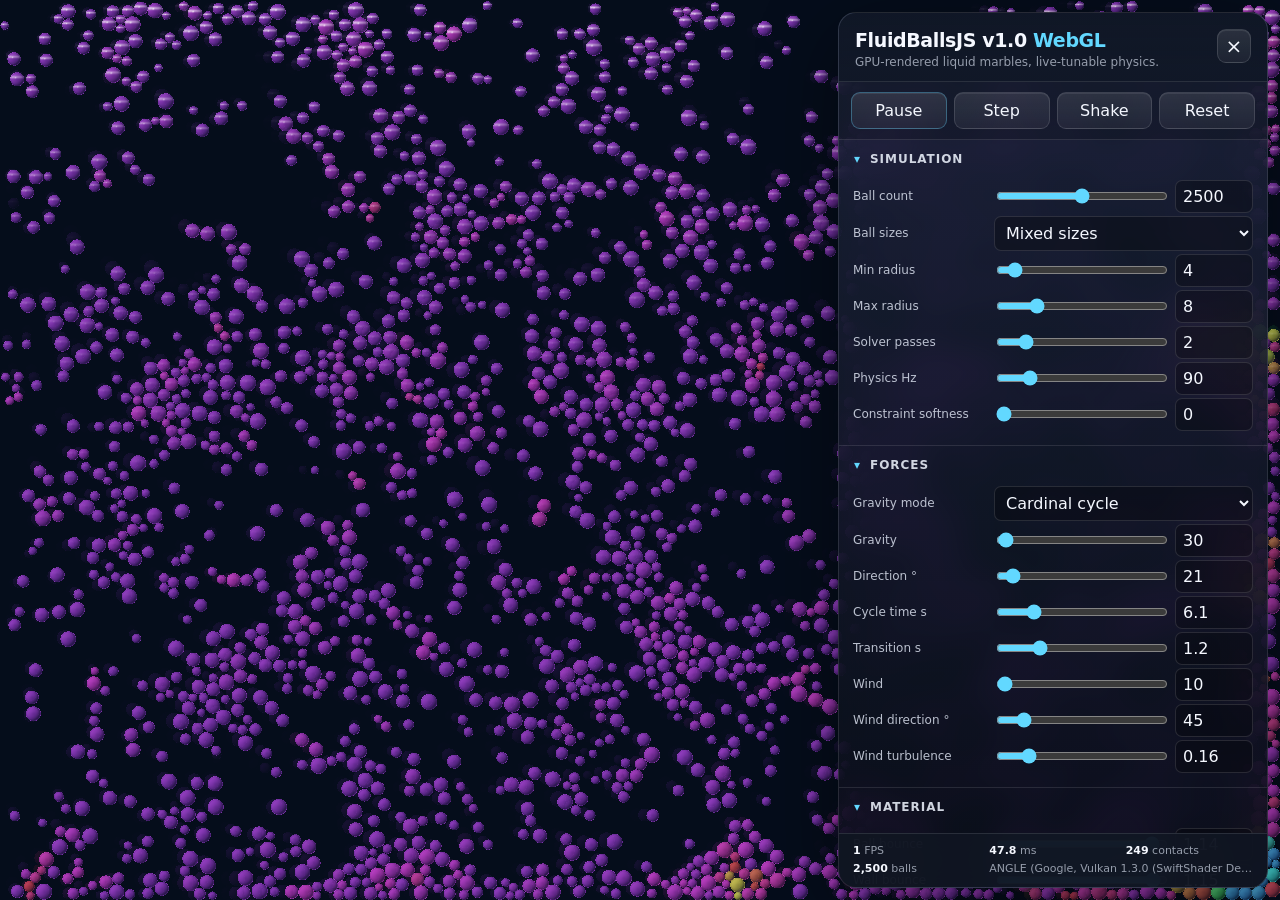
<file: index.html>
<!doctype html>
<html lang="en">
<head>
  <meta charset="utf-8">
  <meta name="viewport" content="width=device-width,initial-scale=1">
  <title>FluidBallsJS v1.0 WebGL</title>
  <link rel="canonical" href="webgl/fluidballs-webgl-single.html">
  <meta http-equiv="refresh" content="0; url=webgl/fluidballs-webgl-single.html">
  <style>
    html, body { height: 100%; margin: 0; background: #02050b; color: #f5f8ff;
      font: 15px/1.5 system-ui, -apple-system, "Segoe UI", sans-serif; }
    .wrap { height: 100%; display: grid; place-items: center; text-align: center; }
    a { color: #62d8ff; }
  </style>
</head>
<body>
  <div class="wrap">
    <p>Loading FluidBalls&hellip;<br>
      If it doesn&rsquo;t start, <a href="webgl/fluidballs-webgl-single.html">launch it directly</a>.</p>
  </div>
  <script>location.replace('webgl/fluidballs-webgl-single.html');</script>
</body>
</html>
</file>
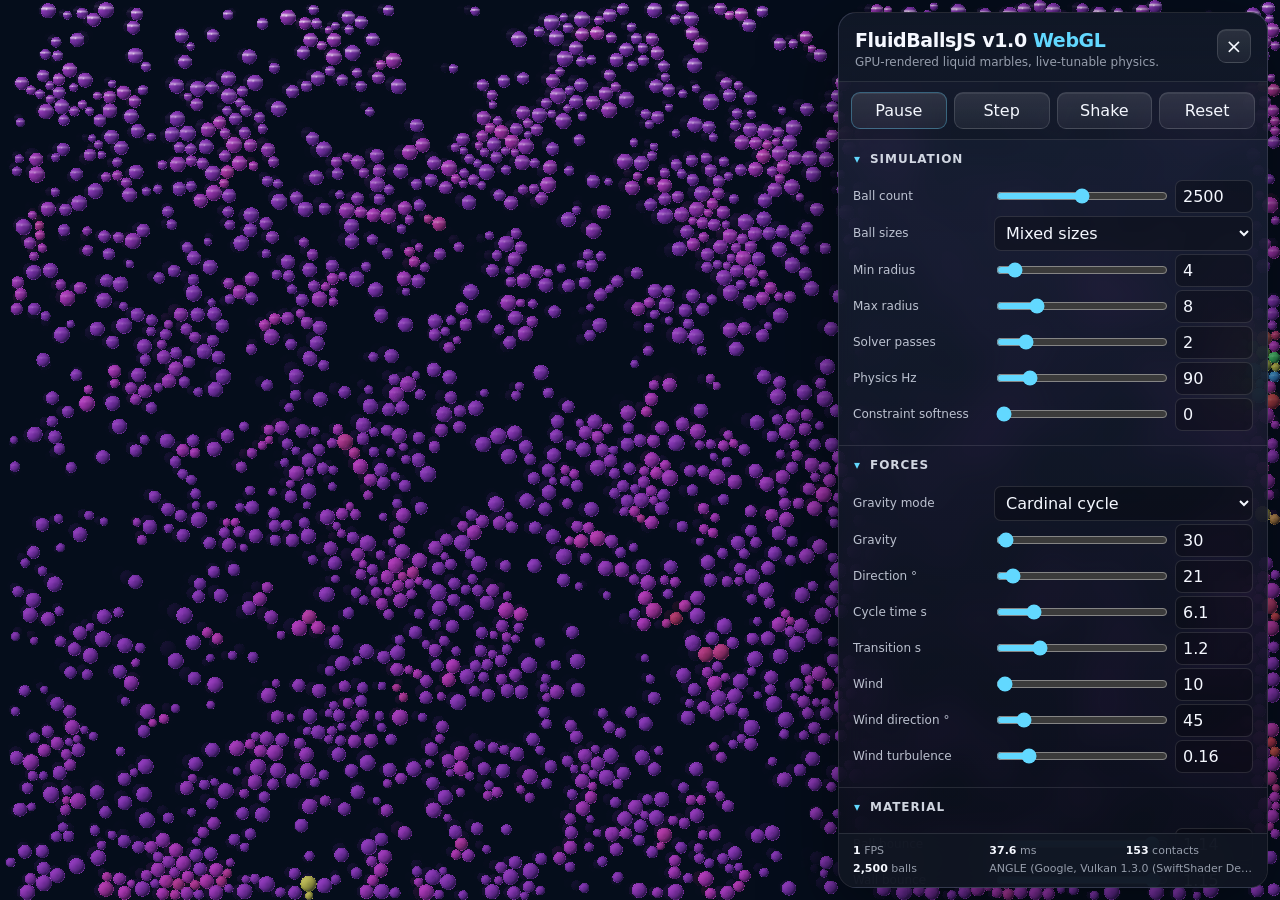
<file: webgl/index.html>
<!doctype html>
<html lang="en">
<head>
  <meta charset="utf-8">
  <meta name="viewport" content="width=device-width,initial-scale=1,viewport-fit=cover">
  <meta name="color-scheme" content="dark">
    <title>FluidBallsJS v1.0 WebGL</title>
  <link rel="stylesheet" href="style.css">
</head>
<body>
  <canvas id="fluidCanvas" aria-label="FluidBalls WebGL simulation"></canvas>

  <aside id="panel" class="panel" aria-label="FluidBalls controls">
    <header class="panel__header">
      <div>
        <h1>FluidBallsJS v1.0 <span>WebGL</span></h1>
        <p>GPU-rendered liquid marbles, live-tunable physics.</p>
      </div>
      <button id="collapsePanel" class="icon-button" title="Collapse panel" aria-label="Collapse panel">×</button>
    </header>

    <div class="toolbar">
      <button id="pauseButton">Pause</button>
      <button id="stepButton" title="Advance one fixed physics step">Step</button>
      <button id="shakeButton">Shake</button>
      <button id="resetButton">Reset</button>
    </div>

    <details open>
      <summary>Simulation</summary>
      <div class="section-body">
        <label class="control-row">
          <span>Ball count</span>
          <input data-setting="ballCount" type="range" min="20" max="5000" step="10">
          <input data-setting="ballCount" class="number" type="number" min="20" max="5000" step="10">
        </label>
        <label class="select-row">
          <span>Ball sizes</span>
          <select data-setting="sizeMode">
            <option value="single">Single size (crystalline)</option>
            <option value="mixed">Mixed sizes</option>
          </select>
        </label>
        <label class="control-row" data-size-mode="single">
          <span>Radius</span>
          <input data-setting="radius" type="range" min="2" max="30" step="0.5">
          <input data-setting="radius" class="number" type="number" min="2" max="30" step="0.5">
        </label>
        <label class="control-row" data-size-mode="mixed">
          <span>Min radius</span>
          <input data-setting="radiusMin" type="range" min="2" max="30" step="0.5">
          <input data-setting="radiusMin" class="number" type="number" min="2" max="30" step="0.5">
        </label>
        <label class="control-row" data-size-mode="mixed">
          <span>Max radius</span>
          <input data-setting="radiusMax" type="range" min="2" max="30" step="0.5">
          <input data-setting="radiusMax" class="number" type="number" min="2" max="30" step="0.5">
        </label>
        <label class="control-row">
          <span>Solver passes</span>
          <input data-setting="solverIterations" type="range" min="1" max="8" step="1">
          <input data-setting="solverIterations" class="number" type="number" min="1" max="8" step="1">
        </label>
        <label class="control-row">
          <span>Physics Hz</span>
          <input data-setting="physicsHz" type="range" min="60" max="240" step="30">
          <input data-setting="physicsHz" class="number" type="number" min="60" max="240" step="30">
        </label>
        <label class="control-row">
          <span>Constraint softness</span>
          <input data-setting="compliance" type="range" min="0" max="0.001" step="0.00001">
          <input data-setting="compliance" class="number" type="number" min="0" max="0.001" step="0.00001">
        </label>
      </div>
    </details>

    <details open>
      <summary>Forces</summary>
      <div class="section-body">
        <label class="select-row">
          <span>Gravity mode</span>
          <select data-setting="gravityMode">
            <option value="manual">Manual</option>
            <option value="cardinal">Cardinal cycle</option>
            <option value="wander">Random wander</option>
            <option value="rotate">Continuous rotate</option>
            <option value="tilt">Device tilt</option>
          </select>
        </label>
        <label class="control-row">
          <span>Gravity</span>
          <input data-setting="gravityStrength" type="range" min="0" max="2400" step="10">
          <input data-setting="gravityStrength" class="number" type="number" min="0" max="2400" step="10">
        </label>
        <label class="control-row">
          <span>Direction °</span>
          <input data-setting="gravityAngle" type="range" min="0" max="359" step="1">
          <input data-setting="gravityAngle" class="number" type="number" min="0" max="359" step="1">
        </label>
        <label class="control-row">
          <span>Cycle time s</span>
          <input data-setting="gravityCycleTime" type="range" min="0.5" max="30" step="0.1">
          <input data-setting="gravityCycleTime" class="number" type="number" min="0.5" max="30" step="0.1">
        </label>
        <label class="control-row">
          <span>Transition s</span>
          <input data-setting="gravityTransitionTime" type="range" min="0.05" max="5" step="0.05">
          <input data-setting="gravityTransitionTime" class="number" type="number" min="0.05" max="5" step="0.05">
        </label>
        <label class="control-row">
          <span>Wind</span>
          <input data-setting="windStrength" type="range" min="0" max="1600" step="10">
          <input data-setting="windStrength" class="number" type="number" min="0" max="1600" step="10">
        </label>
        <label class="control-row">
          <span>Wind direction °</span>
          <input data-setting="windAngle" type="range" min="0" max="359" step="1">
          <input data-setting="windAngle" class="number" type="number" min="0" max="359" step="1">
        </label>
        <label class="control-row">
          <span>Wind turbulence</span>
          <input data-setting="windTurbulence" type="range" min="0" max="1" step="0.01">
          <input data-setting="windTurbulence" class="number" type="number" min="0" max="1" step="0.01">
        </label>
      </div>
    </details>

    <details open>
      <summary>Material</summary>
      <div class="section-body">
        <label class="control-row">
          <span>Ball bounce</span>
          <input data-setting="elasticity" type="range" min="0" max="1.2" step="0.01">
          <input data-setting="elasticity" class="number" type="number" min="0" max="1.2" step="0.01">
        </label>
        <label class="control-row">
          <span>Wall bounce</span>
          <input data-setting="wallBounce" type="range" min="0" max="1.2" step="0.01">
          <input data-setting="wallBounce" class="number" type="number" min="0" max="1.2" step="0.01">
        </label>
        <label class="control-row">
          <span>Air drag</span>
          <input data-setting="airDrag" type="range" min="0" max="4" step="0.01">
          <input data-setting="airDrag" class="number" type="number" min="0" max="4" step="0.01">
        </label>
        <label class="control-row">
          <span>Contact viscosity</span>
          <input data-setting="contactViscosity" type="range" min="0" max="1" step="0.01">
          <input data-setting="contactViscosity" class="number" type="number" min="0" max="1" step="0.01">
        </label>
        <label class="control-row">
          <span>Clump affinity</span>
          <input data-setting="clumpAffinity" type="range" min="0" max="5000" step="10">
          <input data-setting="clumpAffinity" class="number" type="number" min="0" max="5000" step="10">
        </label>
        <label class="control-row">
          <span>Split energy</span>
          <input data-setting="splitEnergy" type="range" min="0" max="1200" step="10">
          <input data-setting="splitEnergy" class="number" type="number" min="0" max="1200" step="10">
        </label>
      </div>
    </details>

    <details open>
      <summary>Surface &amp; light</summary>
      <div class="section-body">
        <label class="control-row">
          <span>Light angle °</span>
          <input data-setting="lightAngle" type="range" min="0" max="359" step="1">
          <input data-setting="lightAngle" class="number" type="number" min="0" max="359" step="1">
        </label>
        <label class="control-row">
          <span>Light width</span>
          <input data-setting="lightWidth" type="range" min="0.05" max="1.5" step="0.01">
          <input data-setting="lightWidth" class="number" type="number" min="0.05" max="1.5" step="0.01">
        </label>
        <label class="control-row">
          <span>Light softness</span>
          <input data-setting="lightSoftness" type="range" min="0" max="1" step="0.01">
          <input data-setting="lightSoftness" class="number" type="number" min="0" max="1" step="0.01">
        </label>
        <label class="control-row">
          <span>Refraction (IOR)</span>
          <input data-setting="ior" type="range" min="1" max="2.5" step="0.01">
          <input data-setting="ior" class="number" type="number" min="1" max="2.5" step="0.01">
        </label>
        <label class="control-row">
          <span>Clarity</span>
          <input data-setting="clarity" type="range" min="0" max="1" step="0.01">
          <input data-setting="clarity" class="number" type="number" min="0" max="1" step="0.01">
        </label>
        <label class="control-row">
          <span>Translucency</span>
          <input data-setting="translucency" type="range" min="0" max="1" step="0.01">
          <input data-setting="translucency" class="number" type="number" min="0" max="1" step="0.01">
        </label>
        <label class="control-row">
          <span>Light height</span>
          <input data-setting="bandPosition" type="range" min="0" max="1" step="0.01">
          <input data-setting="bandPosition" class="number" type="number" min="0" max="1" step="0.01">
        </label>
        <label class="control-row">
          <span>Light falloff</span>
          <input data-setting="lightFalloff" type="range" min="0" max="6" step="0.05">
          <input data-setting="lightFalloff" class="number" type="number" min="0" max="6" step="0.05">
        </label>
      </div>
    </details>

    <details open>
      <summary>Material presets</summary>
      <div class="section-body">
        <label class="select-row">
          <span>Material</span>
          <select id="materialSelect">
            <option value="jelly">Jelly</option>
            <option value="ocean">Ocean water</option>
            <option value="mud">Mud</option>
            <option value="vapor">Vapor</option>
          </select>
        </label>
        <label class="toggle-row"><span>Also apply kinetics</span><input id="materialKinetics" type="checkbox" checked></label>
        <button id="applyMaterialButton" class="wide-button">Apply material</button>
        <label class="color-row">
          <span>Base color</span>
          <input data-setting="tintColor" type="color">
        </label>
        <label class="control-row">
          <span>Tint strength</span>
          <input data-setting="tintStrength" type="range" min="0" max="1" step="0.01">
          <input data-setting="tintStrength" class="number" type="number" min="0" max="1" step="0.01">
        </label>
      </div>
    </details>

    <details open>
      <summary>Appearance</summary>
      <div class="section-body">
        <label class="select-row">
          <span>Render mode</span>
          <select data-setting="renderMode">
            <option value="sphere">Lit spheres</option>
            <option value="metaball">Metaball fluid</option>
          </select>
        </label>
        <label class="control-row" data-render-mode="metaball">
          <span>Fusion threshold</span>
          <input data-setting="fusionThreshold" type="range" min="0.1" max="2" step="0.01">
          <input data-setting="fusionThreshold" class="number" type="number" min="0.1" max="2" step="0.01">
        </label>
        <label class="control-row" data-render-mode="metaball">
          <span>Edge softness</span>
          <input data-setting="edgeSoftness" type="range" min="0.005" max="0.4" step="0.005">
          <input data-setting="edgeSoftness" class="number" type="number" min="0.005" max="0.4" step="0.005">
        </label>
        <label class="control-row" data-render-mode="metaball">
          <span>Fusion reach</span>
          <input data-setting="fieldRadius" type="range" min="1" max="2.5" step="0.05">
          <input data-setting="fieldRadius" class="number" type="number" min="1" max="2.5" step="0.05">
        </label>
        <label class="control-row" data-render-mode="metaball">
          <span>Specular fusion</span>
          <input data-setting="specFusion" type="range" min="1" max="12" step="0.5">
          <input data-setting="specFusion" class="number" type="number" min="1" max="12" step="0.5">
        </label>
        <label class="select-row">
          <span>Color mode</span>
          <select data-setting="colorMode">
            <option value="cycle">Color cycle</option>
            <option value="speed">Velocity heat</option>
            <option value="direction">Direction map</option>
            <option value="pressure">Pressure field</option>
            <option value="mono">Single hue</option>
          </select>
        </label>
        <label class="control-row">
          <span>Base hue</span>
          <input data-setting="baseHue" type="range" min="0" max="359" step="1">
          <input data-setting="baseHue" class="number" type="number" min="0" max="359" step="1">
        </label>
        <label class="control-row">
          <span>Hue spread</span>
          <input data-setting="hueSpread" type="range" min="0" max="360" step="1">
          <input data-setting="hueSpread" class="number" type="number" min="0" max="360" step="1">
        </label>
        <label class="control-row">
          <span>Cycle speed °/s</span>
          <input data-setting="colorSpeed" type="range" min="-120" max="120" step="1">
          <input data-setting="colorSpeed" class="number" type="number" min="-120" max="120" step="1">
        </label>
        <label class="control-row" data-color-mode="pressure">
          <span>Pressure scale</span>
          <input data-setting="pressureScale" type="range" min="0.5" max="40" step="0.5">
          <input data-setting="pressureScale" class="number" type="number" min="0.5" max="40" step="0.5">
        </label>
        <label class="toggle-row" data-color-mode="pressure">
          <span>Shared-colour diffusion</span>
          <input data-setting="pressureDiffuse" type="checkbox">
        </label>
        <label class="control-row">
          <span>Glow</span>
          <input data-setting="glow" type="range" min="0" max="3" step="0.01">
          <input data-setting="glow" class="number" type="number" min="0" max="3" step="0.01">
        </label>
        <label class="control-row">
          <span>Bloom</span>
          <input data-setting="bloomStrength" type="range" min="0" max="4" step="0.01">
          <input data-setting="bloomStrength" class="number" type="number" min="0" max="4" step="0.01">
        </label>
        <label class="control-row">
          <span>Trail persistence</span>
          <input data-setting="trailPersistence" type="range" min="0" max="0.985" step="0.005">
          <input data-setting="trailPersistence" class="number" type="number" min="0" max="0.985" step="0.005">
        </label>
        <label class="control-row">
          <span>Exposure</span>
          <input data-setting="exposure" type="range" min="0.2" max="3" step="0.01">
          <input data-setting="exposure" class="number" type="number" min="0.2" max="3" step="0.01">
        </label>
        <label class="color-row">
          <span>Background</span>
          <input data-setting="backgroundColor" type="color">
        </label>
        <label class="toggle-row"><span>Bloom blur</span><input data-setting="bloomEnabled" type="checkbox"></label>
        <label class="toggle-row"><span>Vignette</span><input data-setting="vignette" type="checkbox"></label>
        <label class="toggle-row"><span>Anti-aliasing (sphere)</span><input data-setting="msaa" type="checkbox"></label>
      </div>
    </details>

    <details>
      <summary>Interaction & tools</summary>
      <div class="section-body">
        <label class="select-row">
          <span>Mouse field</span>
          <select data-setting="mouseMode">
            <option value="attract">Attract</option>
            <option value="repel">Repel</option>
            <option value="vortex">Vortex</option>
            <option value="off">Off</option>
          </select>
        </label>
        <label class="control-row">
          <span>Mouse strength</span>
          <input data-setting="mouseStrength" type="range" min="0" max="10000" step="100">
          <input data-setting="mouseStrength" class="number" type="number" min="0" max="10000" step="100">
        </label>
        <label class="control-row">
          <span>Mouse radius</span>
          <input data-setting="mouseRadius" type="range" min="30" max="600" step="5">
          <input data-setting="mouseRadius" class="number" type="number" min="30" max="600" step="5">
        </label>
        <div class="button-grid">
          <button id="randomizeButton">Randomize velocity</button>
          <button id="zeroVelocityButton">Zero velocity</button>
          <button id="reseedColorButton">Reseed colors</button>
          <button id="clearTrailsButton">Clear trails</button>
          <button id="spawnButton">Spawn burst</button>
          <button id="screenshotButton">Screenshot</button>
          <button id="recordButton">Record WebM</button>
          <button id="fullscreenButton">Fullscreen</button>
        </div>
        <label class="select-row">
          <span>Preset</span>
          <select id="presetSelect">
            <option value="synaptic">Synaptic Cascades</option>
            <option value="oceanTail">Ocean Chasing Its Tail</option>
            <option value="classic">Classic blue</option>
            <option value="mercury">Mercury</option>
            <option value="lava">Lava lamp</option>
            <option value="orbit">Zero-G orbit</option>
            <option value="storm">Storm box</option>
          </select>
        </label>
        <div class="button-grid button-grid--three">
          <button id="applyPresetButton">Apply</button>
          <button id="savePresetButton">Save local</button>
          <button id="loadPresetButton">Load local</button>
        </div>
        <div class="button-grid">
          <button id="exportPresetButton">Export .json</button>
          <button id="importPresetButton">Import .json</button>
        </div>
        <input type="file" id="importPresetInput" accept=".json,application/json" hidden>
        <button id="tiltPermissionButton" class="wide-button">Enable device tilt permission</button>
        <p class="hint">Drag a ball. Hold on empty space for the mouse field. Right-click always repels. Middle-click or Shift-click spawns. Mouse wheel rotates gravity.</p>
      </div>
    </details>

    <footer class="stats" aria-live="polite">
      <span><strong id="fpsValue">0</strong> FPS</span>
      <span><strong id="frameValue">0.0</strong> ms</span>
      <span><strong id="collisionValue">0</strong> contacts</span>
      <span><strong id="ballValue">0</strong> balls</span>
      <span id="gpuValue">WebGL2</span>
    </footer>
  </aside>

  <button id="openPanel" class="open-panel" hidden>Controls</button>
  <div id="toast" class="toast" role="status" aria-live="polite"></div>
  <div id="fatalError" class="fatal-error" hidden></div>

  <script defer src="js/config.js"></script>
  <script defer src="js/physics.js"></script>
  <script defer src="js/renderer.js"></script>
  <script defer src="js/ui.js"></script>
  <script defer src="js/main.js"></script>
</body>
</html>
</file>
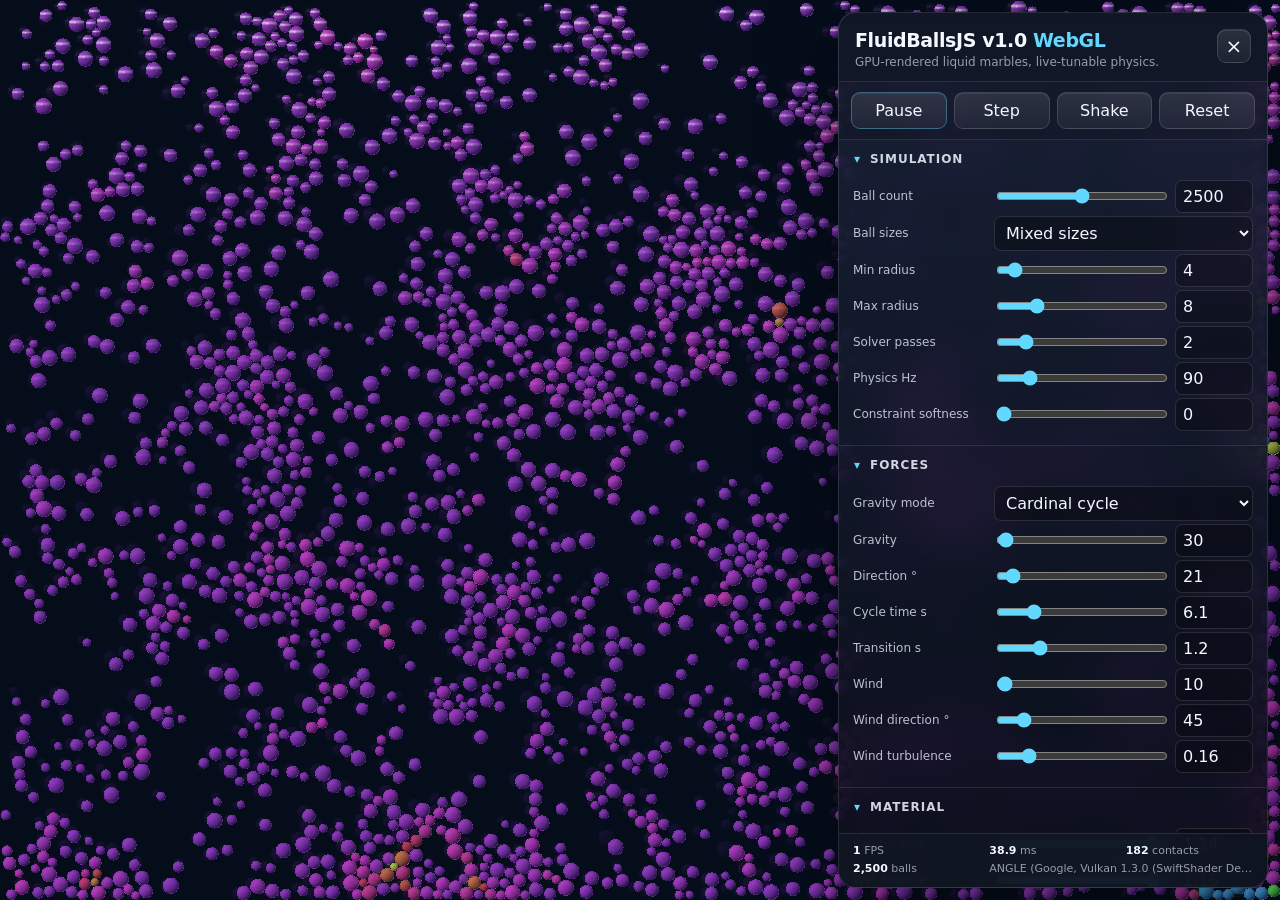
<file: webgl/fluidballs-webgl-single.html>
<!doctype html>
<!-- Generated by build_single.py. Edit the source files, then rebuild this file. -->
<html lang="en">
<head>
  <meta charset="utf-8">
  <meta name="viewport" content="width=device-width,initial-scale=1,viewport-fit=cover">
  <meta name="color-scheme" content="dark">
    <title>FluidBallsJS v1.0 WebGL</title>
  <style data-inlined-from="style.css">
    /* Any rule that sets `display` outranks the UA's [hidden] { display: none },
       so the attribute silently stops working. Guard it once, globally. */
    [hidden] {
      display: none !important;
    }

    :root {
      color-scheme: dark;
      font-family: Inter, ui-sans-serif, system-ui, -apple-system, BlinkMacSystemFont, "Segoe UI", sans-serif;
      --panel-width: min(430px, calc(100vw - 24px));
      --surface: rgba(10, 14, 23, 0.84);
      --surface-strong: rgba(16, 22, 35, 0.94);
      --line: rgba(255, 255, 255, 0.11);
      --muted: rgba(233, 241, 255, 0.62);
      --text: #f5f8ff;
      --accent: #62d8ff;
      --accent-2: #9b7cff;
    }

    * { box-sizing: border-box; }
    html, body { width: 100%; height: 100%; margin: 0; overflow: hidden; background: #000; }
    body { color: var(--text); user-select: none; }
    button, input, select { font: inherit; }
    button, select, input[type="number"] { color: var(--text); }

    #fluidCanvas {
      position: fixed;
      inset: 0;
      width: 100%;
      height: 100%;
      display: block;
      cursor: crosshair;
      touch-action: none;
    }

    .panel {
      position: fixed;
      top: 12px;
      right: 12px;
      width: var(--panel-width);
      max-height: calc(100vh - 24px);
      overflow: auto;
      border: 1px solid var(--line);
      border-radius: 18px;
      background: linear-gradient(180deg, rgba(25, 34, 54, 0.88), var(--surface));
      box-shadow: 0 22px 80px rgba(0, 0, 0, 0.45), inset 0 1px rgba(255,255,255,0.06);
      backdrop-filter: blur(18px) saturate(125%);
      scrollbar-width: thin;
      z-index: 4;
    }

    .panel__header {
      position: sticky;
      top: 0;
      display: flex;
      align-items: flex-start;
      justify-content: space-between;
      gap: 12px;
      padding: 16px 16px 12px;
      background: linear-gradient(180deg, rgba(16, 23, 38, 0.98), rgba(16, 23, 38, 0.88));
      border-bottom: 1px solid var(--line);
      backdrop-filter: blur(18px);
      z-index: 2;
    }

    h1 { margin: 0; font-size: 19px; letter-spacing: -0.02em; }
    h1 span { color: var(--accent); font-weight: 650; }
    .panel__header p { margin: 4px 0 0; color: var(--muted); font-size: 12px; }

    .icon-button, button {
      border: 1px solid rgba(255,255,255,0.13);
      border-radius: 9px;
      background: linear-gradient(180deg, rgba(255,255,255,0.11), rgba(255,255,255,0.055));
      padding: 8px 10px;
      min-height: 34px;
      cursor: pointer;
      box-shadow: inset 0 1px rgba(255,255,255,0.08);
    }
    button:hover { border-color: rgba(98,216,255,0.55); background: rgba(98,216,255,0.12); }
    button:active { transform: translateY(1px); }
    .icon-button { width: 34px; padding: 0; font-size: 20px; line-height: 1; }

    .toolbar {
      display: grid;
      grid-template-columns: repeat(4, 1fr);
      gap: 7px;
      padding: 10px 12px;
      background: rgba(0,0,0,0.14);
      border-bottom: 1px solid var(--line);
    }
    .toolbar button:first-child { border-color: rgba(98,216,255,0.35); }

    details { border-bottom: 1px solid var(--line); }
    summary {
      list-style: none;
      cursor: pointer;
      padding: 12px 15px;
      font-size: 12px;
      font-weight: 760;
      letter-spacing: 0.08em;
      text-transform: uppercase;
      color: rgba(240,246,255,0.86);
    }
    summary::-webkit-details-marker { display: none; }
    summary::before { content: "▸"; display: inline-block; width: 16px; color: var(--accent); }
    details[open] summary::before { content: "▾"; }
    summary:hover { background: rgba(255,255,255,0.035); }
    .section-body { padding: 0 14px 13px; }

    .control-row {
      display: grid;
      grid-template-columns: 132px minmax(90px, 1fr) 78px;
      gap: 9px;
      align-items: center;
      min-height: 36px;
    }
    .control-row > span, .select-row > span, .toggle-row > span, .color-row > span {
      color: rgba(236,242,255,0.78);
      font-size: 12px;
    }
    .select-row, .toggle-row, .color-row {
      display: grid;
      grid-template-columns: 132px 1fr;
      gap: 9px;
      align-items: center;
      min-height: 38px;
    }
    .toggle-row { grid-template-columns: 1fr auto; }

    input[type="range"] {
      width: 100%;
      accent-color: var(--accent);
    }
    input[type="number"], select {
      width: 100%;
      min-width: 0;
      border: 1px solid rgba(255,255,255,0.12);
      border-radius: 7px;
      background: rgba(0,0,0,0.28);
      padding: 6px 7px;
      outline: none;
    }
    input[type="number"]:focus, select:focus { border-color: var(--accent); box-shadow: 0 0 0 2px rgba(98,216,255,0.12); }
    input[type="checkbox"] { width: 18px; height: 18px; accent-color: var(--accent); }
    input[type="color"] { width: 100%; height: 28px; padding: 2px; border: 1px solid var(--line); border-radius: 7px; background: rgba(0,0,0,0.25); }

    .button-grid { display: grid; grid-template-columns: repeat(2, 1fr); gap: 7px; margin-top: 8px; }
    .button-grid--three { grid-template-columns: repeat(3, 1fr); }
    .button-grid button { font-size: 12px; }
    .wide-button { width: 100%; margin-top: 9px; }
    .hint { color: var(--muted); font-size: 11px; line-height: 1.45; margin: 10px 2px 0; }

    .stats {
      position: sticky;
      bottom: 0;
      display: grid;
      grid-template-columns: repeat(3, 1fr);
      gap: 5px 9px;
      padding: 10px 14px 12px;
      border-top: 1px solid var(--line);
      background: var(--surface-strong);
      font-size: 11px;
      color: var(--muted);
      backdrop-filter: blur(18px);
    }
    .stats strong { color: var(--text); font-variant-numeric: tabular-nums; }
    #gpuValue { grid-column: span 2; overflow: hidden; text-overflow: ellipsis; white-space: nowrap; }

    .open-panel {
      position: fixed;
      top: 14px;
      right: 14px;
      z-index: 5;
      border-color: rgba(98,216,255,0.48);
    }
    .toast {
      position: fixed;
      left: 50%;
      bottom: 24px;
      transform: translate(-50%, 20px);
      z-index: 10;
      opacity: 0;
      pointer-events: none;
      padding: 10px 14px;
      border: 1px solid var(--line);
      border-radius: 999px;
      background: rgba(9,13,22,0.9);
      box-shadow: 0 12px 36px rgba(0,0,0,0.35);
      transition: 180ms ease;
      color: rgba(245,248,255,0.92);
      font-size: 12px;
    }
    .toast.is-visible { opacity: 1; transform: translate(-50%, 0); }
    .fatal-error {
      position: fixed;
      inset: 0;
      z-index: 20;
      display: grid;
      place-items: center;
      padding: 30px;
      background: #07090e;
      color: white;
      white-space: pre-wrap;
      line-height: 1.55;
    }

    @media (max-width: 650px) {
      .panel { top: 8px; right: 8px; max-height: calc(100vh - 16px); border-radius: 14px; }
      .control-row { grid-template-columns: 112px minmax(78px, 1fr) 70px; gap: 7px; }
      .select-row, .color-row { grid-template-columns: 112px 1fr; }
      .toolbar button { padding-inline: 6px; font-size: 12px; }
    }
  </style>
</head>
<body>
  <canvas id="fluidCanvas" aria-label="FluidBalls WebGL simulation"></canvas>

  <aside id="panel" class="panel" aria-label="FluidBalls controls">
    <header class="panel__header">
      <div>
        <h1>FluidBallsJS v1.0 <span>WebGL</span></h1>
        <p>GPU-rendered liquid marbles, live-tunable physics.</p>
      </div>
      <button id="collapsePanel" class="icon-button" title="Collapse panel" aria-label="Collapse panel">×</button>
    </header>

    <div class="toolbar">
      <button id="pauseButton">Pause</button>
      <button id="stepButton" title="Advance one fixed physics step">Step</button>
      <button id="shakeButton">Shake</button>
      <button id="resetButton">Reset</button>
    </div>

    <details open>
      <summary>Simulation</summary>
      <div class="section-body">
        <label class="control-row">
          <span>Ball count</span>
          <input data-setting="ballCount" type="range" min="20" max="5000" step="10">
          <input data-setting="ballCount" class="number" type="number" min="20" max="5000" step="10">
        </label>
        <label class="select-row">
          <span>Ball sizes</span>
          <select data-setting="sizeMode">
            <option value="single">Single size (crystalline)</option>
            <option value="mixed">Mixed sizes</option>
          </select>
        </label>
        <label class="control-row" data-size-mode="single">
          <span>Radius</span>
          <input data-setting="radius" type="range" min="2" max="30" step="0.5">
          <input data-setting="radius" class="number" type="number" min="2" max="30" step="0.5">
        </label>
        <label class="control-row" data-size-mode="mixed">
          <span>Min radius</span>
          <input data-setting="radiusMin" type="range" min="2" max="30" step="0.5">
          <input data-setting="radiusMin" class="number" type="number" min="2" max="30" step="0.5">
        </label>
        <label class="control-row" data-size-mode="mixed">
          <span>Max radius</span>
          <input data-setting="radiusMax" type="range" min="2" max="30" step="0.5">
          <input data-setting="radiusMax" class="number" type="number" min="2" max="30" step="0.5">
        </label>
        <label class="control-row">
          <span>Solver passes</span>
          <input data-setting="solverIterations" type="range" min="1" max="8" step="1">
          <input data-setting="solverIterations" class="number" type="number" min="1" max="8" step="1">
        </label>
        <label class="control-row">
          <span>Physics Hz</span>
          <input data-setting="physicsHz" type="range" min="60" max="240" step="30">
          <input data-setting="physicsHz" class="number" type="number" min="60" max="240" step="30">
        </label>
        <label class="control-row">
          <span>Constraint softness</span>
          <input data-setting="compliance" type="range" min="0" max="0.001" step="0.00001">
          <input data-setting="compliance" class="number" type="number" min="0" max="0.001" step="0.00001">
        </label>
      </div>
    </details>

    <details open>
      <summary>Forces</summary>
      <div class="section-body">
        <label class="select-row">
          <span>Gravity mode</span>
          <select data-setting="gravityMode">
            <option value="manual">Manual</option>
            <option value="cardinal">Cardinal cycle</option>
            <option value="wander">Random wander</option>
            <option value="rotate">Continuous rotate</option>
            <option value="tilt">Device tilt</option>
          </select>
        </label>
        <label class="control-row">
          <span>Gravity</span>
          <input data-setting="gravityStrength" type="range" min="0" max="2400" step="10">
          <input data-setting="gravityStrength" class="number" type="number" min="0" max="2400" step="10">
        </label>
        <label class="control-row">
          <span>Direction °</span>
          <input data-setting="gravityAngle" type="range" min="0" max="359" step="1">
          <input data-setting="gravityAngle" class="number" type="number" min="0" max="359" step="1">
        </label>
        <label class="control-row">
          <span>Cycle time s</span>
          <input data-setting="gravityCycleTime" type="range" min="0.5" max="30" step="0.1">
          <input data-setting="gravityCycleTime" class="number" type="number" min="0.5" max="30" step="0.1">
        </label>
        <label class="control-row">
          <span>Transition s</span>
          <input data-setting="gravityTransitionTime" type="range" min="0.05" max="5" step="0.05">
          <input data-setting="gravityTransitionTime" class="number" type="number" min="0.05" max="5" step="0.05">
        </label>
        <label class="control-row">
          <span>Wind</span>
          <input data-setting="windStrength" type="range" min="0" max="1600" step="10">
          <input data-setting="windStrength" class="number" type="number" min="0" max="1600" step="10">
        </label>
        <label class="control-row">
          <span>Wind direction °</span>
          <input data-setting="windAngle" type="range" min="0" max="359" step="1">
          <input data-setting="windAngle" class="number" type="number" min="0" max="359" step="1">
        </label>
        <label class="control-row">
          <span>Wind turbulence</span>
          <input data-setting="windTurbulence" type="range" min="0" max="1" step="0.01">
          <input data-setting="windTurbulence" class="number" type="number" min="0" max="1" step="0.01">
        </label>
      </div>
    </details>

    <details open>
      <summary>Material</summary>
      <div class="section-body">
        <label class="control-row">
          <span>Ball bounce</span>
          <input data-setting="elasticity" type="range" min="0" max="1.2" step="0.01">
          <input data-setting="elasticity" class="number" type="number" min="0" max="1.2" step="0.01">
        </label>
        <label class="control-row">
          <span>Wall bounce</span>
          <input data-setting="wallBounce" type="range" min="0" max="1.2" step="0.01">
          <input data-setting="wallBounce" class="number" type="number" min="0" max="1.2" step="0.01">
        </label>
        <label class="control-row">
          <span>Air drag</span>
          <input data-setting="airDrag" type="range" min="0" max="4" step="0.01">
          <input data-setting="airDrag" class="number" type="number" min="0" max="4" step="0.01">
        </label>
        <label class="control-row">
          <span>Contact viscosity</span>
          <input data-setting="contactViscosity" type="range" min="0" max="1" step="0.01">
          <input data-setting="contactViscosity" class="number" type="number" min="0" max="1" step="0.01">
        </label>
        <label class="control-row">
          <span>Clump affinity</span>
          <input data-setting="clumpAffinity" type="range" min="0" max="5000" step="10">
          <input data-setting="clumpAffinity" class="number" type="number" min="0" max="5000" step="10">
        </label>
        <label class="control-row">
          <span>Split energy</span>
          <input data-setting="splitEnergy" type="range" min="0" max="1200" step="10">
          <input data-setting="splitEnergy" class="number" type="number" min="0" max="1200" step="10">
        </label>
      </div>
    </details>

    <details open>
      <summary>Surface &amp; light</summary>
      <div class="section-body">
        <label class="control-row">
          <span>Light angle °</span>
          <input data-setting="lightAngle" type="range" min="0" max="359" step="1">
          <input data-setting="lightAngle" class="number" type="number" min="0" max="359" step="1">
        </label>
        <label class="control-row">
          <span>Light width</span>
          <input data-setting="lightWidth" type="range" min="0.05" max="1.5" step="0.01">
          <input data-setting="lightWidth" class="number" type="number" min="0.05" max="1.5" step="0.01">
        </label>
        <label class="control-row">
          <span>Light softness</span>
          <input data-setting="lightSoftness" type="range" min="0" max="1" step="0.01">
          <input data-setting="lightSoftness" class="number" type="number" min="0" max="1" step="0.01">
        </label>
        <label class="control-row">
          <span>Refraction (IOR)</span>
          <input data-setting="ior" type="range" min="1" max="2.5" step="0.01">
          <input data-setting="ior" class="number" type="number" min="1" max="2.5" step="0.01">
        </label>
        <label class="control-row">
          <span>Clarity</span>
          <input data-setting="clarity" type="range" min="0" max="1" step="0.01">
          <input data-setting="clarity" class="number" type="number" min="0" max="1" step="0.01">
        </label>
        <label class="control-row">
          <span>Translucency</span>
          <input data-setting="translucency" type="range" min="0" max="1" step="0.01">
          <input data-setting="translucency" class="number" type="number" min="0" max="1" step="0.01">
        </label>
        <label class="control-row">
          <span>Light height</span>
          <input data-setting="bandPosition" type="range" min="0" max="1" step="0.01">
          <input data-setting="bandPosition" class="number" type="number" min="0" max="1" step="0.01">
        </label>
        <label class="control-row">
          <span>Light falloff</span>
          <input data-setting="lightFalloff" type="range" min="0" max="6" step="0.05">
          <input data-setting="lightFalloff" class="number" type="number" min="0" max="6" step="0.05">
        </label>
      </div>
    </details>

    <details open>
      <summary>Material presets</summary>
      <div class="section-body">
        <label class="select-row">
          <span>Material</span>
          <select id="materialSelect">
            <option value="jelly">Jelly</option>
            <option value="ocean">Ocean water</option>
            <option value="mud">Mud</option>
            <option value="vapor">Vapor</option>
          </select>
        </label>
        <label class="toggle-row"><span>Also apply kinetics</span><input id="materialKinetics" type="checkbox" checked></label>
        <button id="applyMaterialButton" class="wide-button">Apply material</button>
        <label class="color-row">
          <span>Base color</span>
          <input data-setting="tintColor" type="color">
        </label>
        <label class="control-row">
          <span>Tint strength</span>
          <input data-setting="tintStrength" type="range" min="0" max="1" step="0.01">
          <input data-setting="tintStrength" class="number" type="number" min="0" max="1" step="0.01">
        </label>
      </div>
    </details>

    <details open>
      <summary>Appearance</summary>
      <div class="section-body">
        <label class="select-row">
          <span>Render mode</span>
          <select data-setting="renderMode">
            <option value="sphere">Lit spheres</option>
            <option value="metaball">Metaball fluid</option>
          </select>
        </label>
        <label class="control-row" data-render-mode="metaball">
          <span>Fusion threshold</span>
          <input data-setting="fusionThreshold" type="range" min="0.1" max="2" step="0.01">
          <input data-setting="fusionThreshold" class="number" type="number" min="0.1" max="2" step="0.01">
        </label>
        <label class="control-row" data-render-mode="metaball">
          <span>Edge softness</span>
          <input data-setting="edgeSoftness" type="range" min="0.005" max="0.4" step="0.005">
          <input data-setting="edgeSoftness" class="number" type="number" min="0.005" max="0.4" step="0.005">
        </label>
        <label class="control-row" data-render-mode="metaball">
          <span>Fusion reach</span>
          <input data-setting="fieldRadius" type="range" min="1" max="2.5" step="0.05">
          <input data-setting="fieldRadius" class="number" type="number" min="1" max="2.5" step="0.05">
        </label>
        <label class="control-row" data-render-mode="metaball">
          <span>Specular fusion</span>
          <input data-setting="specFusion" type="range" min="1" max="12" step="0.5">
          <input data-setting="specFusion" class="number" type="number" min="1" max="12" step="0.5">
        </label>
        <label class="select-row">
          <span>Color mode</span>
          <select data-setting="colorMode">
            <option value="cycle">Color cycle</option>
            <option value="speed">Velocity heat</option>
            <option value="direction">Direction map</option>
            <option value="pressure">Pressure field</option>
            <option value="mono">Single hue</option>
          </select>
        </label>
        <label class="control-row">
          <span>Base hue</span>
          <input data-setting="baseHue" type="range" min="0" max="359" step="1">
          <input data-setting="baseHue" class="number" type="number" min="0" max="359" step="1">
        </label>
        <label class="control-row">
          <span>Hue spread</span>
          <input data-setting="hueSpread" type="range" min="0" max="360" step="1">
          <input data-setting="hueSpread" class="number" type="number" min="0" max="360" step="1">
        </label>
        <label class="control-row">
          <span>Cycle speed °/s</span>
          <input data-setting="colorSpeed" type="range" min="-120" max="120" step="1">
          <input data-setting="colorSpeed" class="number" type="number" min="-120" max="120" step="1">
        </label>
        <label class="control-row" data-color-mode="pressure">
          <span>Pressure scale</span>
          <input data-setting="pressureScale" type="range" min="0.5" max="40" step="0.5">
          <input data-setting="pressureScale" class="number" type="number" min="0.5" max="40" step="0.5">
        </label>
        <label class="toggle-row" data-color-mode="pressure">
          <span>Shared-colour diffusion</span>
          <input data-setting="pressureDiffuse" type="checkbox">
        </label>
        <label class="control-row">
          <span>Glow</span>
          <input data-setting="glow" type="range" min="0" max="3" step="0.01">
          <input data-setting="glow" class="number" type="number" min="0" max="3" step="0.01">
        </label>
        <label class="control-row">
          <span>Bloom</span>
          <input data-setting="bloomStrength" type="range" min="0" max="4" step="0.01">
          <input data-setting="bloomStrength" class="number" type="number" min="0" max="4" step="0.01">
        </label>
        <label class="control-row">
          <span>Trail persistence</span>
          <input data-setting="trailPersistence" type="range" min="0" max="0.985" step="0.005">
          <input data-setting="trailPersistence" class="number" type="number" min="0" max="0.985" step="0.005">
        </label>
        <label class="control-row">
          <span>Exposure</span>
          <input data-setting="exposure" type="range" min="0.2" max="3" step="0.01">
          <input data-setting="exposure" class="number" type="number" min="0.2" max="3" step="0.01">
        </label>
        <label class="color-row">
          <span>Background</span>
          <input data-setting="backgroundColor" type="color">
        </label>
        <label class="toggle-row"><span>Bloom blur</span><input data-setting="bloomEnabled" type="checkbox"></label>
        <label class="toggle-row"><span>Vignette</span><input data-setting="vignette" type="checkbox"></label>
        <label class="toggle-row"><span>Anti-aliasing (sphere)</span><input data-setting="msaa" type="checkbox"></label>
      </div>
    </details>

    <details>
      <summary>Interaction & tools</summary>
      <div class="section-body">
        <label class="select-row">
          <span>Mouse field</span>
          <select data-setting="mouseMode">
            <option value="attract">Attract</option>
            <option value="repel">Repel</option>
            <option value="vortex">Vortex</option>
            <option value="off">Off</option>
          </select>
        </label>
        <label class="control-row">
          <span>Mouse strength</span>
          <input data-setting="mouseStrength" type="range" min="0" max="10000" step="100">
          <input data-setting="mouseStrength" class="number" type="number" min="0" max="10000" step="100">
        </label>
        <label class="control-row">
          <span>Mouse radius</span>
          <input data-setting="mouseRadius" type="range" min="30" max="600" step="5">
          <input data-setting="mouseRadius" class="number" type="number" min="30" max="600" step="5">
        </label>
        <div class="button-grid">
          <button id="randomizeButton">Randomize velocity</button>
          <button id="zeroVelocityButton">Zero velocity</button>
          <button id="reseedColorButton">Reseed colors</button>
          <button id="clearTrailsButton">Clear trails</button>
          <button id="spawnButton">Spawn burst</button>
          <button id="screenshotButton">Screenshot</button>
          <button id="recordButton">Record WebM</button>
          <button id="fullscreenButton">Fullscreen</button>
        </div>
        <label class="select-row">
          <span>Preset</span>
          <select id="presetSelect">
            <option value="synaptic">Synaptic Cascades</option>
            <option value="oceanTail">Ocean Chasing Its Tail</option>
            <option value="classic">Classic blue</option>
            <option value="mercury">Mercury</option>
            <option value="lava">Lava lamp</option>
            <option value="orbit">Zero-G orbit</option>
            <option value="storm">Storm box</option>
          </select>
        </label>
        <div class="button-grid button-grid--three">
          <button id="applyPresetButton">Apply</button>
          <button id="savePresetButton">Save local</button>
          <button id="loadPresetButton">Load local</button>
        </div>
        <div class="button-grid">
          <button id="exportPresetButton">Export .json</button>
          <button id="importPresetButton">Import .json</button>
        </div>
        <input type="file" id="importPresetInput" accept=".json,application/json" hidden>
        <button id="tiltPermissionButton" class="wide-button">Enable device tilt permission</button>
        <p class="hint">Drag a ball. Hold on empty space for the mouse field. Right-click always repels. Middle-click or Shift-click spawns. Mouse wheel rotates gravity.</p>
      </div>
    </details>

    <footer class="stats" aria-live="polite">
      <span><strong id="fpsValue">0</strong> FPS</span>
      <span><strong id="frameValue">0.0</strong> ms</span>
      <span><strong id="collisionValue">0</strong> contacts</span>
      <span><strong id="ballValue">0</strong> balls</span>
      <span id="gpuValue">WebGL2</span>
    </footer>
  </aside>

  <button id="openPanel" class="open-panel" hidden>Controls</button>
  <div id="toast" class="toast" role="status" aria-live="polite"></div>
  <div id="fatalError" class="fatal-error" hidden></div>

  <script data-inlined-from="js/config.js">
    (() => {
      'use strict';

      const root = window.FluidBalls = window.FluidBalls || {};

      root.DEFAULTS = Object.freeze({
        ballCount: 700,
        sizeMode: 'single',
        radius: 9,
        radiusMin: 4,
        radiusMax: 14,
        solverIterations: 3,
        physicsHz: 120,
        compliance: 0.00002,

        gravityMode: 'cardinal',
        gravityStrength: 780,
        gravityAngle: 90,
        gravityCycleTime: 5,
        gravityTransitionTime: 1.2,
        windStrength: 50,
        windAngle: 0,
        windTurbulence: 0.14,

        elasticity: 0.84,
        wallBounce: 0.88,
        airDrag: 0.18,
        contactViscosity: 0.12,
        clumpAffinity: 0,
        splitEnergy: 300,

        renderMode: 'sphere',
        fusionThreshold: 0.35,
        edgeSoftness: 0.08,
        fieldRadius: 1.5,
        specFusion: 6,

        colorMode: 'cycle',
        baseHue: 205,
        hueSpread: 88,
        colorSpeed: 14,
        pressureScale: 16,
        pressureDiffuse: false,
        glow: 1.05,
        bloomStrength: 1.25,
        trailPersistence: 0.68,
        exposure: 1.18,
        backgroundColor: '#02050b',
        bloomEnabled: true,
        vignette: true,
        msaa: true,

        lightAngle: 229,
        lightWidth: 0.16,
        lightSoftness: 0.62,
        ior: 1.45,
        clarity: 0.5,
        translucency: 0,
        lightFalloff: 0,
        bandPosition: 0.28,
        bandWidth: 0.15,
        tintColor: '#66d8ff',
        tintStrength: 0,

        mouseMode: 'attract',
        mouseStrength: 3600,
        mouseRadius: 220
      });

      root.PRESETS = Object.freeze({
        // Flagship showcase preset (full settings) — also the startup default (main.js).
        // Ball count / solver passes tuned down for broad hardware (iPad). physicsHz 90
        // is the FLOOR where the emergent "synaptic" pressure patterns crackle to life
        // reliably — at 60 they only flicker intermittently. Do not lower it.
        synaptic: {
          ballCount: 2500, sizeMode: 'mixed', radius: 11.5, radiusMin: 4, radiusMax: 8, solverIterations: 2, physicsHz: 90, compliance: 0,
          gravityMode: 'cardinal', gravityStrength: 30, gravityAngle: 21, gravityCycleTime: 6.1, gravityTransitionTime: 1.2,
          windStrength: 10, windAngle: 45, windTurbulence: 0.16,
          elasticity: 1.14, wallBounce: 1.15, airDrag: 0.06, contactViscosity: 0.49, clumpAffinity: 890, splitEnergy: 300,
          renderMode: 'sphere', fusionThreshold: 0.1, edgeSoftness: 0.12, fieldRadius: 2.45, specFusion: 12,
          colorMode: 'pressure', baseHue: 272, hueSpread: 298, colorSpeed: 1, pressureScale: 0.8, pressureDiffuse: false,
          glow: 0.06, bloomStrength: 0.14, trailPersistence: 0.085, exposure: 2.58, backgroundColor: '#02050b', bloomEnabled: false, vignette: false, msaa: true,
          lightAngle: 224, lightWidth: 0.97, lightSoftness: 0.73, ior: 1.93, clarity: 0.85, translucency: 0.91, lightFalloff: 6, bandPosition: 0, bandWidth: 0.15,
          tintColor: '#2aa6ff', tintStrength: 0,
          mouseMode: 'vortex', mouseStrength: 4500, mouseRadius: 500,
        },
        // Second showcase preset (full settings). Slow rotating gravity drags the
        // metaball sheet around after itself, so the body of "water" perpetually
        // chases its own wake. Heavier than synaptic — 3500 balls, 5 solver passes.
        oceanTail: {
          ballCount: 3500, sizeMode: 'mixed', radius: 11.5, radiusMin: 3, radiusMax: 4, solverIterations: 5, physicsHz: 60, compliance: 0.00052,
          gravityMode: 'rotate', gravityStrength: 340, gravityAngle: 26, gravityCycleTime: 16, gravityTransitionTime: 5,
          windStrength: 10, windAngle: 45, windTurbulence: 0.16,
          elasticity: 1.2, wallBounce: 1.2, airDrag: 0.11, contactViscosity: 0.3, clumpAffinity: 850, splitEnergy: 200,
          renderMode: 'metaball', fusionThreshold: 0.9, edgeSoftness: 0.005, fieldRadius: 2.5, specFusion: 10.5,
          colorMode: 'mono', baseHue: 216, hueSpread: 273, colorSpeed: 0, pressureScale: 0.8, pressureDiffuse: false,
          glow: 0, bloomStrength: 1.12, trailPersistence: 0.145, exposure: 3, backgroundColor: '#02050b', bloomEnabled: true, vignette: false, msaa: true,
          lightAngle: 27, lightWidth: 0.87, lightSoftness: 0, ior: 1, clarity: 0, translucency: 1, lightFalloff: 6, bandPosition: 0.52, bandWidth: 0.15,
          tintColor: '#2aa6ff', tintStrength: 0,
          mouseMode: 'attract', mouseStrength: 4500, mouseRadius: 500,
        },
        classic: {
          gravityMode: 'cardinal', gravityStrength: 780, gravityCycleTime: 5,
          elasticity: 0.84, wallBounce: 0.88, airDrag: 0.18,
          colorMode: 'cycle', baseHue: 205, hueSpread: 78, colorSpeed: 12,
          glow: 1.0, bloomStrength: 1.2, trailPersistence: 0.62,
          backgroundColor: '#02050b'
        },
        mercury: {
          gravityMode: 'wander', gravityStrength: 520, gravityCycleTime: 7,
          elasticity: 0.38, wallBounce: 0.52, airDrag: 0.38, contactViscosity: 0.48,
          colorMode: 'mono', baseHue: 196, hueSpread: 8, colorSpeed: 0,
          glow: 1.65, bloomStrength: 1.8, trailPersistence: 0.78,
          backgroundColor: '#05080b'
        },
        lava: {
          gravityMode: 'rotate', gravityStrength: 240, gravityCycleTime: 18,
          windStrength: 80, windTurbulence: 0.4,
          elasticity: 0.58, wallBounce: 0.62, airDrag: 0.5, contactViscosity: 0.3,
          colorMode: 'cycle', baseHue: 350, hueSpread: 72, colorSpeed: 7,
          glow: 2.1, bloomStrength: 2.35, trailPersistence: 0.86,
          exposure: 1.35, backgroundColor: '#090105'
        },
        orbit: {
          gravityMode: 'manual', gravityStrength: 0,
          windStrength: 0, windTurbulence: 0,
          elasticity: 1.0, wallBounce: 1.0, airDrag: 0.012, contactViscosity: 0.01,
          colorMode: 'direction', baseHue: 190, hueSpread: 250, colorSpeed: 3,
          glow: 1.15, bloomStrength: 1.45, trailPersistence: 0.91,
          backgroundColor: '#000006'
        },
        storm: {
          gravityMode: 'wander', gravityStrength: 1100, gravityCycleTime: 1.8,
          gravityTransitionTime: 0.28, windStrength: 700, windAngle: 15, windTurbulence: 0.85,
          elasticity: 0.96, wallBounce: 0.96, airDrag: 0.08,
          colorMode: 'speed', baseHue: 210, hueSpread: 155, colorSpeed: 4,
          glow: 1.35, bloomStrength: 1.7, trailPersistence: 0.78,
          backgroundColor: '#010107'
        }
      });

      // Materials are curated bundles over the shared knobs. `shading` is always
      // applied; `physics` only when the "also apply kinetics" checkbox is on.
      // Values are starting points — everything stays live-tunable afterward.
      root.MATERIALS = Object.freeze({
        jelly: {
          shading: {
            renderMode: 'metaball', fusionThreshold: 0.35, edgeSoftness: 0.08, specFusion: 5,
            translucency: 0.55, clarity: 0.75, ior: 1.4, lightFalloff: 1.5,
            glow: 1.15, bloomStrength: 1.2, tintColor: '#3fe6a6', tintStrength: 0.6
          },
          physics: {
            elasticity: 1.05, wallBounce: 0.92, airDrag: 0.08, contactViscosity: 0.05,
            clumpAffinity: 2600, splitEnergy: 520, compliance: 0.0003, sizeMode: 'single'
          }
        },
        ocean: {
          shading: {
            renderMode: 'metaball', fusionThreshold: 0.3, edgeSoftness: 0.1, specFusion: 8,
            translucency: 0.72, clarity: 0.85, ior: 1.33, lightFalloff: 2.2, bandPosition: 0.14,
            glow: 1.0, bloomStrength: 1.1, tintColor: '#2aa6ff', tintStrength: 0.55
          },
          physics: {
            elasticity: 0.42, wallBounce: 0.5, airDrag: 0.2, contactViscosity: 0.35,
            clumpAffinity: 1300, splitEnergy: 240, compliance: 0.00002, sizeMode: 'single'
          }
        },
        mud: {
          shading: {
            renderMode: 'metaball', fusionThreshold: 0.42, edgeSoftness: 0.06, specFusion: 6,
            translucency: 0.08, clarity: 0.2, ior: 1.3, lightFalloff: 1.0,
            glow: 0.7, bloomStrength: 0.5, tintColor: '#6b4a2b', tintStrength: 0.85
          },
          physics: {
            elasticity: 0.1, wallBounce: 0.2, airDrag: 0.5, contactViscosity: 0.7,
            clumpAffinity: 3600, splitEnergy: 760, compliance: 0, sizeMode: 'single'
          }
        },
        vapor: {
          shading: {
            renderMode: 'metaball', fusionThreshold: 0.22, edgeSoftness: 0.16, specFusion: 11,
            translucency: 0.9, clarity: 0.55, ior: 1.1, lightFalloff: 0.5,
            glow: 1.4, bloomStrength: 2.0, tintColor: '#dfe8ff', tintStrength: 0.5
          },
          physics: {
            elasticity: 0.85, wallBounce: 0.85, airDrag: 0.8, contactViscosity: 0.05,
            clumpAffinity: 0, splitEnergy: 120, sizeMode: 'mixed', radiusMin: 3, radiusMax: 9
          }
        }
      });

      root.utils = {
        clamp(value, min, max) {
          return Math.max(min, Math.min(max, value));
        },

        lerp(a, b, t) {
          return a + (b - a) * t;
        },

        smoothstep(t) {
          const x = Math.max(0, Math.min(1, t));
          return x * x * (3 - 2 * x);
        },

        shortestAngleDelta(from, to) {
          let delta = (to - from) % 360;
          if (delta > 180) delta -= 360;
          if (delta < -180) delta += 360;
          return delta;
        },

        hexToRgb(hex) {
          const normalized = hex.replace('#', '');
          const value = Number.parseInt(normalized.length === 3
            ? normalized.split('').map((c) => c + c).join('')
            : normalized, 16);
          return [((value >> 16) & 255) / 255, ((value >> 8) & 255) / 255, (value & 255) / 255];
        }
      };
    })();
  </script>
  <script data-inlined-from="js/physics.js">
    (() => {
      'use strict';

      const root = window.FluidBalls = window.FluidBalls || {};
      const { clamp, shortestAngleDelta, smoothstep } = root.utils;

      class Simulation {
        constructor(settings) {
          this.settings = settings;
          this.width = 1;
          this.height = 1;
          this.capacity = 0;
          this.count = 0;
          this.x = new Float32Array(0);
          this.y = new Float32Array(0);
          this.prevX = new Float32Array(0);
          this.prevY = new Float32Array(0);
          this.vx = new Float32Array(0);
          this.vy = new Float32Array(0);
          this.r = new Float32Array(0);
          this.invMass = new Float32Array(0);
          this.hueSeed = new Float32Array(0);
          // Pressure field: `pressure` is the per-step penetration sum accumulated
          // during contact solving; `pSmooth` is its EMA (stops per-substep strobing);
          // `pField` is the optional Laplacian-diffused version used by the "shared
          // colour" pressure mode. pTmp/pCount are scratch for the diffusion passes.
          this.pressure = new Float32Array(0);
          this.pSmooth = new Float32Array(0);
          this.pField = new Float32Array(0);
          this.pTmp = new Float32Array(0);
          this.pCount = new Float32Array(0);
          this.next = new Int32Array(0);
          this.head = new Int32Array(0);
          this.cols = 1;
          this.rows = 1;
          this.cellSize = 1;
          this.contactCount = 0;
          this.simulationTime = 0;
          this.gravityAngleCurrent = Number(settings.gravityAngle);
          this.gravityAngleStart = this.gravityAngleCurrent;
          this.gravityAngleTarget = this.gravityAngleCurrent;
          this.gravityCycleElapsed = 0;
          this.gravityTransitionElapsed = Number(settings.gravityTransitionTime);
          this.pointer = {
            active: false,
            x: 0,
            y: 0,
            previousX: 0,
            previousY: 0,
            forceSign: 1,
            draggedIndex: -1
          };
          this.tilt = { x: 0, y: 1, available: false };
          this.ensureCapacity(Number(settings.ballCount));
          this.setCount(Number(settings.ballCount), true);
        }

        ensureCapacity(required) {
          if (required <= this.capacity) return;
          const nextCapacity = Math.max(required, Math.ceil(this.capacity * 1.5), 256);
          const grow = (oldArray, Type = Float32Array) => {
            const next = new Type(nextCapacity);
            next.set(oldArray);
            return next;
          };
          this.x = grow(this.x);
          this.y = grow(this.y);
          this.prevX = grow(this.prevX);
          this.prevY = grow(this.prevY);
          this.vx = grow(this.vx);
          this.vy = grow(this.vy);
          this.r = grow(this.r);
          this.invMass = grow(this.invMass);
          this.hueSeed = grow(this.hueSeed);
          this.pressure = grow(this.pressure);
          this.pSmooth = grow(this.pSmooth);
          this.pField = grow(this.pField);
          this.pTmp = grow(this.pTmp);
          this.pCount = grow(this.pCount);
          this.next = grow(this.next, Int32Array);
          this.capacity = nextCapacity;
        }

        // 'single' keeps every ball identical, which is what lets the packing
        // settle into hexagonal crystal domains. 'mixed' spreads sizes across
        // [radiusMin, radiusMax] and suppresses that ordering.
        radiusBounds() {
          if (this.settings.sizeMode !== 'mixed') {
            const radius = Math.max(0.5, Number(this.settings.radius));
            return { min: radius, max: radius };
          }
          const a = Math.max(0.5, Number(this.settings.radiusMin));
          const b = Math.max(0.5, Number(this.settings.radiusMax));
          return { min: Math.min(a, b), max: Math.max(a, b) };
        }

        get maxRadius() {
          return this.radiusBounds().max;
        }

        // Sizes are spaced evenly across the range so every size in [min, max] is
        // represented rather than clustered around a random mean. Mass scales with
        // area (r^2), and the solver weights corrections by inverse mass.
        refreshRadii() {
          const { min, max } = this.radiusBounds();
          for (let i = 0; i < this.count; i += 1) {
            const t = this.count > 1 ? i / (this.count - 1) : 0;
            const radius = min + (max - min) * t;
            this.r[i] = radius;
            this.invMass[i] = 1 / (radius * radius);
          }
        }

        setBounds(width, height) {
          this.width = Math.max(1, width);
          this.height = Math.max(1, height);
          for (let i = 0; i < this.count; i += 1) {
            const radius = this.r[i];
            this.x[i] = clamp(this.x[i], radius, Math.max(radius, this.width - radius));
            this.y[i] = clamp(this.y[i], radius, Math.max(radius, this.height - radius));
          }
          this.resizeGrid();
        }

        // A one-ring neighbour walk only finds pairs closer than cellSize, and the
        // widest possible contact is maxRadius * 2 — so the cell must be sized to
        // the largest ball or big/big pairs silently miss the broadphase.
        resizeGrid() {
          this.cellSize = Math.max(4, this.maxRadius * 2.05);
          this.cols = Math.max(1, Math.ceil(this.width / this.cellSize));
          this.rows = Math.max(1, Math.ceil(this.height / this.cellSize));
          const cells = this.cols * this.rows;
          if (this.head.length !== cells) this.head = new Int32Array(cells);
        }

        setCount(value, initial = false) {
          const target = clamp(Math.round(value), 1, 10000);
          this.ensureCapacity(target);
          const oldCount = this.count;
          this.count = target;
          this.refreshRadii();
          if (target > oldCount) {
            for (let i = oldCount; i < target; i += 1) this.spawnOne(i, initial);
          }
          if (this.pointer.draggedIndex >= target) this.pointer.draggedIndex = -1;
        }

        spawnOne(index, quiet = false, x = null, y = null) {
          const radius = this.r[index];
          const angle = Math.random() * Math.PI * 2;
          const speed = quiet ? 40 + Math.random() * 120 : 120 + Math.random() * 440;
          this.x[index] = x ?? (radius + Math.random() * Math.max(1, this.width - radius * 2));
          this.y[index] = y ?? (radius + Math.random() * Math.max(1, this.height - radius * 2));
          this.prevX[index] = this.x[index];
          this.prevY[index] = this.y[index];
          this.vx[index] = Math.cos(angle) * speed;
          this.vy[index] = Math.sin(angle) * speed;
          this.hueSeed[index] = Math.random();
        }

        spawnBurst(x = this.width * 0.5, y = this.height * 0.5, amount = 24) {
          const old = this.count;
          const target = Math.min(10000, old + amount);
          this.ensureCapacity(target);
          this.count = target;
          this.refreshRadii();
          for (let i = old; i < target; i += 1) {
            const radius = this.r[i];
            const a = Math.random() * Math.PI * 2;
            const ring = Math.sqrt(Math.random()) * radius * 4;
            this.spawnOne(i, false, clamp(x + Math.cos(a) * ring, radius, this.width - radius), clamp(y + Math.sin(a) * ring, radius, this.height - radius));
            const impulse = 320 + Math.random() * 620;
            this.vx[i] += Math.cos(a) * impulse;
            this.vy[i] += Math.sin(a) * impulse;
          }
          this.settings.ballCount = this.count;
        }

        reset() {
          for (let i = 0; i < this.count; i += 1) this.spawnOne(i, true);
          this.gravityAngleCurrent = Number(this.settings.gravityAngle);
          this.gravityAngleTarget = this.gravityAngleCurrent;
          this.gravityAngleStart = this.gravityAngleCurrent;
          this.gravityCycleElapsed = 0;
          this.simulationTime = 0;
        }

        randomizeVelocities(scale = 1) {
          for (let i = 0; i < this.count; i += 1) {
            const angle = Math.random() * Math.PI * 2;
            const speed = (80 + Math.random() * 520) * scale;
            this.vx[i] = Math.cos(angle) * speed;
            this.vy[i] = Math.sin(angle) * speed;
          }
        }

        zeroVelocities() {
          this.vx.fill(0, 0, this.count);
          this.vy.fill(0, 0, this.count);
        }

        reseedColors() {
          for (let i = 0; i < this.count; i += 1) this.hueSeed[i] = Math.random();
        }

        shake(strength = 800) {
          for (let i = 0; i < this.count; i += 1) {
            const a = Math.random() * Math.PI * 2;
            const impulse = strength * (0.35 + Math.random() * 0.65);
            this.vx[i] += Math.cos(a) * impulse;
            this.vy[i] += Math.sin(a) * impulse;
          }
          this.pickGravityTarget(true);
        }

        pickGravityTarget(force = false) {
          const mode = this.settings.gravityMode;
          let target = Number(this.settings.gravityAngle);
          if (mode === 'cardinal') {
            const choices = [0, 90, 180, 270].filter((value) => force || Math.abs(shortestAngleDelta(this.gravityAngleTarget, value)) > 10);
            target = choices[Math.floor(Math.random() * choices.length)] ?? target;
          } else if (mode === 'wander') {
            target = Math.random() * 360;
          } else {
            return;
          }
          this.gravityAngleStart = this.gravityAngleCurrent;
          this.gravityAngleTarget = target;
          this.gravityTransitionElapsed = 0;
        }

        updateGravity(dt) {
          const mode = this.settings.gravityMode;
          if (mode === 'manual') {
            const target = Number(this.settings.gravityAngle);
            this.gravityAngleCurrent += shortestAngleDelta(this.gravityAngleCurrent, target) * Math.min(1, dt * 10);
          } else if (mode === 'rotate') {
            const period = Math.max(0.25, Number(this.settings.gravityCycleTime));
            this.gravityAngleCurrent = (this.gravityAngleCurrent + (360 / period) * dt) % 360;
          } else if (mode === 'cardinal' || mode === 'wander') {
            this.gravityCycleElapsed += dt;
            if (this.gravityCycleElapsed >= Number(this.settings.gravityCycleTime)) {
              this.gravityCycleElapsed %= Number(this.settings.gravityCycleTime);
              this.pickGravityTarget();
            }
            const duration = Math.max(0.01, Number(this.settings.gravityTransitionTime));
            this.gravityTransitionElapsed += dt;
            const t = smoothstep(this.gravityTransitionElapsed / duration);
            this.gravityAngleCurrent = this.gravityAngleStart + shortestAngleDelta(this.gravityAngleStart, this.gravityAngleTarget) * t;
          } else if (mode === 'tilt' && this.tilt.available) {
            this.gravityAngleCurrent = Math.atan2(this.tilt.y, this.tilt.x) * 180 / Math.PI;
          }
          this.gravityAngleCurrent = (this.gravityAngleCurrent + 360) % 360;
        }

        setTilt(x, y) {
          const length = Math.hypot(x, y);
          if (length < 0.05) return;
          this.tilt.x = x / length;
          this.tilt.y = y / length;
          this.tilt.available = true;
        }

        pointerDown(x, y, button = 0) {
          this.pointer.active = true;
          this.pointer.x = x;
          this.pointer.y = y;
          this.pointer.previousX = x;
          this.pointer.previousY = y;
          this.pointer.forceSign = button === 2 ? -1 : 1;
          this.pointer.draggedIndex = button === 0 ? this.findBall(x, y) : -1;
        }

        pointerMove(x, y) {
          this.pointer.previousX = this.pointer.x;
          this.pointer.previousY = this.pointer.y;
          this.pointer.x = x;
          this.pointer.y = y;
        }

        pointerUp() {
          this.pointer.active = false;
          this.pointer.draggedIndex = -1;
        }

        findBall(x, y) {
          let best = -1;
          let bestDistance = Infinity;
          for (let i = 0; i < this.count; i += 1) {
            const hit = this.r[i] * 1.6;
            const dx = this.x[i] - x;
            const dy = this.y[i] - y;
            const d2 = dx * dx + dy * dy;
            if (d2 < hit * hit && d2 < bestDistance) {
              bestDistance = d2;
              best = i;
            }
          }
          return best;
        }

        buildGrid() {
          if (Math.abs(this.cellSize - this.maxRadius * 2.05) > 0.25) this.resizeGrid();
          this.head.fill(-1);
          for (let i = 0; i < this.count; i += 1) {
            const cx = clamp(Math.floor(this.x[i] / this.cellSize), 0, this.cols - 1);
            const cy = clamp(Math.floor(this.y[i] / this.cellSize), 0, this.rows - 1);
            const cell = cy * this.cols + cx;
            this.next[i] = this.head[cell];
            this.head[cell] = i;
          }
        }

        applyMouseField(dt) {
          if (!this.pointer.active || this.pointer.draggedIndex >= 0 || this.settings.mouseMode === 'off') return;
          const radius = Number(this.settings.mouseRadius);
          const radius2 = radius * radius;
          const strength = Number(this.settings.mouseStrength);
          const mode = this.pointer.forceSign < 0 ? 'repel' : this.settings.mouseMode;
          for (let i = 0; i < this.count; i += 1) {
            const dx = this.pointer.x - this.x[i];
            const dy = this.pointer.y - this.y[i];
            const d2 = dx * dx + dy * dy;
            if (d2 > radius2 || d2 < 1) continue;
            const distance = Math.sqrt(d2);
            const falloff = 1 - distance / radius;
            const nx = dx / distance;
            const ny = dy / distance;
            if (mode === 'vortex') {
              this.vx[i] += -ny * strength * falloff * dt;
              this.vy[i] += nx * strength * falloff * dt;
            } else {
              const sign = mode === 'repel' ? -1 : 1;
              this.vx[i] += nx * strength * falloff * dt * sign;
              this.vy[i] += ny * strength * falloff * dt * sign;
            }
          }
        }

        // Surface tension / cohesion: pull pairs together across the small gap just
        // beyond contact so the fluid holds itself in blobs. Applied as a mass-weighted
        // velocity impulse before integration (like the mouse field). A ±2 grid ring
        // reliably catches near-contact pairs even for the largest balls. Costs
        // nothing when clumpAffinity is 0. Reads pSmooth from the previous step for the
        // density boost, so packed clusters resist tearing more than loose ones.
        applyCohesion(dt) {
          const affinity = Number(this.settings.clumpAffinity);
          if (!(affinity > 0)) return;
          this.buildGrid();
          const range = 1.6;               // cohesion reach as a multiple of contact distance
          const refPressure = 12;          // pSmooth scale where the density boost saturates
          const splitEnergy = Number(this.settings.splitEnergy);
          const cols = this.cols;
          const rows = this.rows;
          const cell = this.cellSize;
          for (let i = 0; i < this.count; i += 1) {
            const xi = this.x[i];
            const yi = this.y[i];
            const ri = this.r[i];
            const wi = this.invMass[i];
            const cx = clamp(Math.floor(xi / cell), 0, cols - 1);
            const cy = clamp(Math.floor(yi / cell), 0, rows - 1);
            for (let oy = -2; oy <= 2; oy += 1) {
              const gy = cy + oy;
              if (gy < 0 || gy >= rows) continue;
              for (let ox = -2; ox <= 2; ox += 1) {
                const gx = cx + ox;
                if (gx < 0 || gx >= cols) continue;
                let j = this.head[gy * cols + gx];
                while (j !== -1) {
                  if (j > i) {
                    const minD = ri + this.r[j];
                    const maxD = minD * range;
                    const dx = this.x[j] - xi;
                    const dy = this.y[j] - yi;
                    const d2 = dx * dx + dy * dy;
                    if (d2 > minD * minD && d2 < maxD * maxD) {
                      const dist = Math.sqrt(d2);
                      const nx = dx / dist;
                      const ny = dy / dist;
                      // Relative NORMAL velocity, positive = separating.
                      const rvn = (this.vx[j] - this.vx[i]) * nx + (this.vy[j] - this.vy[i]) * ny;
                      if (rvn <= splitEnergy) {
                        const kernel = 1 - (dist - minD) / (maxD - minD); // 1 at contact -> 0 at reach
                        const boost = 1 + 1.5 * Math.min(1, 0.5 * (this.pSmooth[i] + this.pSmooth[j]) / refPressure);
                        const f = affinity * kernel * boost * dt;
                        const wj = this.invMass[j];
                        this.vx[i] += nx * f * wi;
                        this.vy[i] += ny * f * wi;
                        this.vx[j] -= nx * f * wj;
                        this.vy[j] -= ny * f * wj;
                      }
                    }
                  }
                  j = this.next[j];
                }
              }
            }
          }
        }

        step(dt) {
          this.simulationTime += dt;
          this.updateGravity(dt);
          this.applyMouseField(dt);
          this.applyCohesion(dt);

          const gravityStrength = Number(this.settings.gravityStrength);
          const gravityRadians = this.gravityAngleCurrent * Math.PI / 180;
          let gx = Math.cos(gravityRadians) * gravityStrength;
          let gy = Math.sin(gravityRadians) * gravityStrength;
          if (this.settings.gravityMode === 'tilt' && !this.tilt.available) {
            gx = 0;
            gy = gravityStrength;
          }

          const windRadians = Number(this.settings.windAngle) * Math.PI / 180;
          const windStrength = Number(this.settings.windStrength);
          const turbulence = Number(this.settings.windTurbulence);
          const noiseX = Math.sin(this.simulationTime * 1.17) * Math.sin(this.simulationTime * 0.31 + 1.9);
          const noiseY = Math.cos(this.simulationTime * 0.93 + 0.7) * Math.sin(this.simulationTime * 0.27);
          const wx = Math.cos(windRadians) * windStrength + noiseX * windStrength * turbulence;
          const wy = Math.sin(windRadians) * windStrength + noiseY * windStrength * turbulence;
          const drag = Math.exp(-Number(this.settings.airDrag) * dt);

          for (let i = 0; i < this.count; i += 1) {
            this.prevX[i] = this.x[i];
            this.prevY[i] = this.y[i];
            this.vx[i] = (this.vx[i] + (gx + wx) * dt) * drag;
            this.vy[i] = (this.vy[i] + (gy + wy) * dt) * drag;
            this.x[i] += this.vx[i] * dt;
            this.y[i] += this.vy[i] * dt;
          }

          const dragged = this.pointer.draggedIndex;
          if (dragged >= 0 && dragged < this.count) {
            const radius = this.r[dragged];
            const dx = this.pointer.x - this.pointer.previousX;
            const dy = this.pointer.y - this.pointer.previousY;
            this.x[dragged] = clamp(this.pointer.x, radius, this.width - radius);
            this.y[dragged] = clamp(this.pointer.y, radius, this.height - radius);
            this.prevX[dragged] = this.x[dragged] - dx;
            this.prevY[dragged] = this.y[dragged] - dy;
          }

          const iterations = Math.max(1, Math.round(Number(this.settings.solverIterations)));
          this.contactCount = 0;
          this.pressure.fill(0, 0, this.count);
          for (let pass = 0; pass < iterations; pass += 1) {
            this.solveWalls();
            this.buildGrid();
            this.solveContacts(dt, pass === iterations - 1);
          }
          this.solveWalls();

          // Exponential moving average turns the spiky per-substep penetration sum
          // into a stable per-ball load signal, so pressure-driven colour doesn't
          // strobe. New balls start at pSmooth 0 (freshly allocated), so they ease in.
          for (let i = 0; i < this.count; i += 1) {
            this.pSmooth[i] = this.pSmooth[i] * 0.9 + this.pressure[i] * 0.1;
          }

          const invDt = 1 / dt;
          const wallBounce = Number(this.settings.wallBounce);
          for (let i = 0; i < this.count; i += 1) {
            const radius = this.r[i];
            this.vx[i] = (this.x[i] - this.prevX[i]) * invDt;
            this.vy[i] = (this.y[i] - this.prevY[i]) * invDt;
            if (this.x[i] <= radius + 0.001 && this.vx[i] < 0) this.vx[i] *= -wallBounce;
            if (this.x[i] >= this.width - radius - 0.001 && this.vx[i] > 0) this.vx[i] *= -wallBounce;
            if (this.y[i] <= radius + 0.001 && this.vy[i] < 0) this.vy[i] *= -wallBounce;
            if (this.y[i] >= this.height - radius - 0.001 && this.vy[i] > 0) this.vy[i] *= -wallBounce;
          }

          this.applyContactVelocityResponse();

          if (dragged >= 0 && dragged < this.count) {
            this.vx[dragged] = (this.pointer.x - this.pointer.previousX) * invDt * 0.65;
            this.vy[dragged] = (this.pointer.y - this.pointer.previousY) * invDt * 0.65;
          }
        }

        solveWalls() {
          for (let i = 0; i < this.count; i += 1) {
            const radius = this.r[i];
            this.x[i] = clamp(this.x[i], radius, Math.max(radius, this.width - radius));
            this.y[i] = clamp(this.y[i], radius, Math.max(radius, this.height - radius));
          }
        }

        forEachContact(callback) {
          for (let i = 0; i < this.count; i += 1) {
            const ri = this.r[i];
            const cx = clamp(Math.floor(this.x[i] / this.cellSize), 0, this.cols - 1);
            const cy = clamp(Math.floor(this.y[i] / this.cellSize), 0, this.rows - 1);
            for (let oy = -1; oy <= 1; oy += 1) {
              const ny = cy + oy;
              if (ny < 0 || ny >= this.rows) continue;
              for (let ox = -1; ox <= 1; ox += 1) {
                const nx = cx + ox;
                if (nx < 0 || nx >= this.cols) continue;
                let j = this.head[ny * this.cols + nx];
                while (j !== -1) {
                  if (j > i) {
                    const minDistance = ri + this.r[j];
                    const dx = this.x[j] - this.x[i];
                    const dy = this.y[j] - this.y[i];
                    const d2 = dx * dx + dy * dy;
                    if (d2 <= minDistance * minDistance * 1.002) callback(i, j, dx, dy, d2, minDistance);
                  }
                  j = this.next[j];
                }
              }
            }
          }
        }

        solveContacts(dt, countContacts) {
          const compliance = Math.max(0, Number(this.settings.compliance));
          const alpha = compliance / (dt * dt);
          this.forEachContact((i, j, dx, dy, d2, minDistance) => {
            let distance = Math.sqrt(Math.max(d2, 1e-10));
            let nx = dx / distance;
            let ny = dy / distance;
            if (distance < 1e-5) {
              const a = ((i * 12.9898 + j * 78.233) % 6.28318);
              nx = Math.cos(a);
              ny = Math.sin(a);
              distance = 0;
            }
            const penetration = minDistance - distance;
            // Penetration-sum is the pressure proxy: deep compression in a dense pile
            // reads as high load, which is exactly the "tighter-packed → shared colour"
            // signal. Accumulated across every solver pass, normalised later by the
            // pressureScale slider (the analogue of the speed mode's fixed divisor).
            if (penetration > 0) {
              this.pressure[i] += penetration;
              this.pressure[j] += penetration;
            }
            const correction = penetration / (2 + alpha);
            const dragged = this.pointer.draggedIndex;
            const wi = i === dragged ? 0 : this.invMass[i];
            const wj = j === dragged ? 0 : this.invMass[j];
            const weight = wi + wj;
            if (weight <= 0) return;
            const scale = correction / weight;
            this.x[i] -= nx * scale * wi;
            this.y[i] -= ny * scale * wi;
            this.x[j] += nx * scale * wj;
            this.y[j] += ny * scale * wj;
            if (countContacts) this.contactCount += 1;
          });
        }

        applyContactVelocityResponse() {
          this.buildGrid();
          const restitution = Number(this.settings.elasticity);
          const viscosity = Number(this.settings.contactViscosity);
          this.forEachContact((i, j, dx, dy, d2) => {
            const distance = Math.sqrt(Math.max(d2, 1e-10));
            const nx = dx / distance;
            const ny = dy / distance;
            const wi = this.invMass[i];
            const wj = this.invMass[j];
            const weight = wi + wj;
            if (weight <= 0) return;
            const rvx = this.vx[j] - this.vx[i];
            const rvy = this.vy[j] - this.vy[i];
            const normalVelocity = rvx * nx + rvy * ny;
            if (normalVelocity < 0) {
              const impulse = -(1 + restitution) * normalVelocity / weight;
              this.vx[i] -= nx * impulse * wi;
              this.vy[i] -= ny * impulse * wi;
              this.vx[j] += nx * impulse * wj;
              this.vy[j] += ny * impulse * wj;
            }
            if (viscosity > 0) {
              const tx = -ny;
              const ty = nx;
              const tangentVelocity = rvx * tx + rvy * ty;
              const tangentImpulse = tangentVelocity * viscosity / weight;
              this.vx[i] += tx * tangentImpulse * wi;
              this.vy[i] += ty * tangentImpulse * wi;
              this.vx[j] -= tx * tangentImpulse * wj;
              this.vy[j] -= ty * tangentImpulse * wj;
            }
          });
        }

        // Laplacian smoothing of the pressure field over the current contact graph.
        // Each pass blends every ball toward the mean of its contacting neighbours,
        // so a tightly packed (highly connected) clump converges to one shared value
        // while loose balls with few contacts keep their own — that is the "more
        // shared colour the tighter it packs" behaviour. buildGrid() first so it is
        // always safe to call, even before the first step. Returns pField to sample.
        diffusePressure(passes = 4, blend = 0.5) {
          const n = this.count;
          this.buildGrid();
          this.pField.set(this.pSmooth.subarray(0, n));
          for (let pass = 0; pass < passes; pass += 1) {
            this.pTmp.fill(0, 0, n);
            this.pCount.fill(0, 0, n);
            this.forEachContact((i, j) => {
              this.pTmp[i] += this.pField[j];
              this.pTmp[j] += this.pField[i];
              this.pCount[i] += 1;
              this.pCount[j] += 1;
            });
            for (let i = 0; i < n; i += 1) {
              const c = this.pCount[i];
              if (c > 0) {
                this.pField[i] = this.pField[i] * (1 - blend) + (this.pTmp[i] / c) * blend;
              }
            }
          }
          return this.pField;
        }
      }

      root.Simulation = Simulation;
    })();
  </script>
  <script data-inlined-from="js/renderer.js">
    (() => {
      'use strict';

      const root = window.FluidBalls = window.FluidBalls || {};
      const { hexToRgb } = root.utils;

      const BALL_VERTEX = `#version 300 es
        precision highp float;
        layout(location=0) in vec2 aCorner;
        layout(location=1) in vec2 aCenter;
        layout(location=2) in float aRadius;
        layout(location=3) in float aHue;
        layout(location=4) in float aEnergy;
        layout(location=5) in float aPressure;
        uniform vec2 uResolution;
        uniform float uHaloScale;
        out vec2 vLocal;
        out float vHue;
        out float vEnergy;
        out float vPressure;
        out float vScreenY;
        void main() {
          vec2 pixel = aCenter + aCorner * aRadius * uHaloScale;
          vec2 clip = pixel / uResolution * 2.0 - 1.0;
          clip.y = -clip.y;
          gl_Position = vec4(clip, 0.0, 1.0);
          vLocal = aCorner * uHaloScale;
          vHue = aHue;
          vEnergy = aEnergy;
          vPressure = aPressure;
          // Normalised screen Y (0 top .. 1 bottom) for light-distance falloff.
          vScreenY = clamp(aCenter.y / uResolution.y, 0.0, 1.0);
        }
      `;

      // Shared surface lighting, called by BOTH the lit-sphere billboards and (from
      // Feature 3) the metaball surface pass — one material param set governs both.
      //   model 0 = sphere: light in normal space, strip highlight in billboard xy.
      //   model 1 = metaball: screen-space horizontal band (aquarium strip on water).
      // Injected into each fragment shader so lighting is never inlined per-shader.
      const LIGHTING_GLSL = `
        uniform vec3 uLightDir;
        uniform vec2 uHighlight;
        uniform float uStripWidth;
        uniform float uStripSoft;
        uniform float uSpecPower;
        uniform float uIor;
        uniform float uClarity;
        uniform float uTranslucency; // 0 opaque .. 1 see-through (real water in metaballs)
        uniform float uLightFalloff; // how fast the light reflection dims with distance
        uniform vec3 uTint;          // material base colour
        uniform float uTintStrength; // 0 = dynamic hue only .. 1 = full material tint
        uniform float uBandY;
        uniform float uBandWidth;

        // atten (0..1) scales the LIGHT-SOURCE reflection (specular + strip) by the
        // surface's proximity to the light, so distant balls no longer mirror the
        // strip as brightly as near ones. Body shading (ambient/diffuse/Fresnel) is
        // left intact so nothing goes black.
        vec3 shadeSurface(vec3 base, vec3 normal, float energy, float edgeShade, vec2 coord, float atten, int model) {
          float diffuse = max(dot(normal, uLightDir), 0.0);
          // Fresnel from index of refraction (Schlick): higher IOR => glassier edge.
          float f0 = pow((uIor - 1.0) / (uIor + 1.0), 2.0);
          float fres = f0 + (1.0 - f0) * pow(1.0 - max(normal.z, 0.0), 5.0);
          float specular = pow(max(dot(reflect(-uLightDir, normal), vec3(0.0, 0.0, 1.0)), 0.0), uSpecPower);

          // Clarity blends matte (more ambient, muted highlights) <-> glossy.
          float ambient   = mix(0.20, 0.12, uClarity);
          float diffuseW  = mix(0.86, 0.90, uClarity);
          float specGain  = mix(0.55, 1.15, uClarity);
          float fresGain  = mix(0.30, 0.95, uClarity);
          float stripGain = mix(0.55, 0.95, uClarity);

          float highlight;
          if (model == 0) {
            // Anisotropic strip: wide in x, tight in y. Small width = round highlight.
            vec2 hp = coord - uHighlight;
            float sw = max(uStripWidth, 0.02);
            highlight = exp(-(hp.x * hp.x / (sw * sw) + hp.y * hp.y * uStripSoft));
          } else {
            // Screen-space horizontal band: highlight tracks blob position on screen.
            float dy = coord.y - uBandY;
            highlight = exp(-(dy * dy) / max(uBandWidth * uBandWidth, 1e-4));
          }

          vec3 color = base * (ambient + diffuseW * diffuse) * (0.62 + 0.38 * edgeShade);
          color += vec3(1.0) * specular * specGain * (0.75 + energy * 0.5) * atten;
          color += base * fres * fresGain;
          color += vec3(1.0) * highlight * stripGain * atten;
          color *= 0.78 + 0.35 * energy;
          return color;
        }
      `;

      const BALL_FRAGMENT = `#version 300 es
        precision highp float;
        in vec2 vLocal;
        in float vHue;
        in float vEnergy;
        in float vScreenY;
        uniform float uGlow;
        uniform int uPass;
        ${LIGHTING_GLSL}
        out vec4 outColor;

        vec3 hsv2rgb(vec3 c) {
          vec3 p = abs(fract(c.xxx + vec3(0.0, 2.0/3.0, 1.0/3.0)) * 6.0 - 3.0);
          return c.z * mix(vec3(1.0), clamp(p - 1.0, 0.0, 1.0), c.y);
        }

        void main() {
          float d = length(vLocal);
          if (d > 1.72) discard;
          vec3 base = hsv2rgb(vec3(fract(vHue / 360.0), 0.82, 0.98));
          base = mix(base, uTint, uTintStrength);

          if (uPass == 1) {
            float halo = exp(-max(d - 0.66, 0.0) * 3.8) * smoothstep(1.72, 0.72, d);
            float core = smoothstep(1.02, 0.78, d);
            float brightness = (0.35 + 0.65 * vEnergy) * uGlow;
            outColor = vec4(base * (halo * brightness + core * 0.28 * brightness), halo);
            return;
          }

          if (d > 1.02) discard;
          float aa = fwidth(d) * 1.5;
          float alpha = 1.0 - smoothstep(1.0 - aa, 1.0 + aa, d);
          float z = sqrt(max(0.0, 1.0 - d * d));
          vec3 normal = normalize(vec3(vLocal, z));
          float edgeShade = smoothstep(1.0, 0.2, d);
          // Light-distance falloff: the strip reflection dims with a ball's screen
          // distance from the light height. uLightFalloff 0 => uniform (old look).
          float atten = exp(-uLightFalloff * abs(vScreenY - uBandY));
          vec3 color = shadeSurface(base, normal, vEnergy, edgeShade, vLocal, atten, 0);
          // Glassy translucency: the sphere centre (z~1, facing us) transmits, the
          // grazing edge (z~0) stays opaque. Default 0 keeps balls fully opaque;
          // real thickness-absorbed water arrives with the metaball surface pass.
          alpha *= 1.0 - 0.7 * uTranslucency * pow(max(z, 0.0), 1.3);
          outColor = vec4(color * alpha, alpha);
        }
      `;

      const FULLSCREEN_VERTEX = `#version 300 es
        precision highp float;
        layout(location=0) in vec2 aPosition;
        out vec2 vUv;
        void main() {
          vUv = aPosition * 0.5 + 0.5;
          gl_Position = vec4(aPosition, 0.0, 1.0);
        }
      `;

      const FEEDBACK_FRAGMENT = `#version 300 es
        precision highp float;
        in vec2 vUv;
        uniform sampler2D uPrevious;
        uniform sampler2D uScene;
        uniform float uPersistence;
        uniform vec3 uBackground;
        out vec4 outColor;
        void main() {
          vec3 previous = texture(uPrevious, vUv).rgb;
          vec4 scene = texture(uScene, vUv);
          vec3 faded = max(previous - uBackground * (1.0 - uPersistence) * 0.02, vec3(0.0));
          vec3 color = faded * uPersistence + scene.rgb;
          outColor = vec4(color, 1.0);
        }
      `;

      const BLUR_FRAGMENT = `#version 300 es
        precision highp float;
        in vec2 vUv;
        uniform sampler2D uTexture;
        uniform vec2 uTexelStep;
        out vec4 outColor;
        void main() {
          vec3 color = texture(uTexture, vUv).rgb * 0.227027;
          color += texture(uTexture, vUv + uTexelStep * 1.384615).rgb * 0.316216;
          color += texture(uTexture, vUv - uTexelStep * 1.384615).rgb * 0.316216;
          color += texture(uTexture, vUv + uTexelStep * 3.230769).rgb * 0.070270;
          color += texture(uTexture, vUv - uTexelStep * 3.230769).rgb * 0.070270;
          outColor = vec4(color, 1.0);
        }
      `;

      const COMPOSITE_FRAGMENT = `#version 300 es
        precision highp float;
        in vec2 vUv;
        uniform sampler2D uHistory;
        uniform sampler2D uBloom;
        uniform vec3 uBackground;
        uniform float uBloomStrength;
        uniform float uExposure;
        uniform bool uVignette;
        out vec4 outColor;
        void main() {
          vec3 color = texture(uHistory, vUv).rgb + texture(uBloom, vUv).rgb * uBloomStrength;
          color += uBackground;
          color = vec3(1.0) - exp(-color * uExposure);
          if (uVignette) {
            vec2 q = vUv * 2.0 - 1.0;
            float vignette = smoothstep(1.45, 0.28, dot(q, q));
            color *= 0.68 + 0.32 * vignette;
          }
          outColor = vec4(color, 1.0);
        }
      `;

      // Metaball field runs at 1/FIELD_DIV resolution then upsamples — cheaper and
      // reads more liquid. Single constant so full-res is a one-line change.
      const FIELD_DIV = 2;

      // Field pass: reuse the ball vertex shader; additively splat each ball's smooth
      // radial kernel into a float target. RGB = ball colour premultiplied by the
      // kernel, A = kernel sum (the field / thickness). Overlapping balls sum, which
      // is what fuses them. u = |vLocal| / uFieldRadius is independent of pixel size.
      const FIELD_FRAGMENT = `#version 300 es
        precision highp float;
        in vec2 vLocal;
        in float vHue;
        uniform float uFieldRadius;
        uniform vec3 uTint;
        uniform float uTintStrength;
        out vec4 outColor;
        vec3 hsv2rgb(vec3 c) {
          vec3 p = abs(fract(c.xxx + vec3(0.0, 2.0/3.0, 1.0/3.0)) * 6.0 - 3.0);
          return c.z * mix(vec3(1.0), clamp(p - 1.0, 0.0, 1.0), c.y);
        }
        void main() {
          float u = length(vLocal) / uFieldRadius;
          if (u >= 1.0) discard;
          float fall = 1.0 - u * u;
          fall = fall * fall * fall;
          vec3 base = hsv2rgb(vec3(fract(vHue / 360.0), 0.82, 0.98));
          base = mix(base, uTint, uTintStrength);
          outColor = vec4(base * fall, fall);
        }
      `;

      // Surface pass: threshold the field into a fused iso-surface, reconstruct the
      // normal from the field gradient, and light it with the SHARED shadeSurface
      // (model 1 = screen-space band). Translucency turns it into thickness-graded
      // water: thin iso edges read see-through, deep interior stays opaque.
      const SURFACE_FRAGMENT = `#version 300 es
        precision highp float;
        in vec2 vUv;
        uniform sampler2D uField;
        uniform vec2 uFieldTexel;
        uniform float uThreshold;
        uniform float uEdge;
        uniform float uSpecFusion; // normal-sampling radius (texels): fuses per-ball glints
        uniform float uMaxLod;     // clamp: 0 if field mipmaps are unavailable on this GPU
        ${LIGHTING_GLSL}
        out vec4 outColor;
        void main() {
          vec4 f = textureLod(uField, vUv, 0.0);
          float field = f.a;
          float mask = smoothstep(uThreshold - uEdge, uThreshold + uEdge, field);
          if (mask <= 0.001) { outColor = vec4(0.0); return; }
          vec3 blob = field > 1e-4 ? f.rgb / field : vec3(0.0);

          // Normal from a MIP level of the field — a true hardware low-pass. Raising
          // Specular fusion blurs the per-ball bumps away instead of undersampling
          // them into speckle (which is what the old wide Sobel did — the dark dots).
          // The silhouette/threshold above stays on mip 0, so blob edges keep crisp
          // while only the shading normal smooths. Y is screen-down-positive to match
          // the lit-sphere light convention.
          float fuse = max(uSpecFusion, 1.0);
          float lod = min(log2(fuse), uMaxLod);
          vec2 off = uFieldTexel * fuse;
          float l  = textureLod(uField, vUv - vec2(off.x, 0.0), lod).a;
          float r  = textureLod(uField, vUv + vec2(off.x, 0.0), lod).a;
          float dn = textureLod(uField, vUv - vec2(0.0, off.y), lod).a;
          float up = textureLod(uField, vUv + vec2(0.0, off.y), lod).a;
          vec3 normal = normalize(vec3(l - r, up - dn, 1.2));

          // Screen coords with top = 0 to match the light-height / band convention.
          vec2 screen = vec2(vUv.x, 1.0 - vUv.y);
          float atten = exp(-uLightFalloff * abs(screen.y - uBandY));
          vec3 color = shadeSurface(blob, normal, 0.35, mask, screen, atten, 1);

          // Thickness-graded translucency: thin edges transmit, deep interior opaque.
          float deep = 1.0 - exp(-max(field - uThreshold, 0.0) * 0.8);
          float a = mask * mix(1.0, 0.25 + 0.75 * deep, uTranslucency);
          outColor = vec4(color * a, a);
        }
      `;

      class WebGLRenderer {
        constructor(canvas, settings) {
          this.canvas = canvas;
          this.settings = settings;
          this.gl = canvas.getContext('webgl2', {
            alpha: false,
            antialias: false,
            depth: false,
            stencil: false,
            preserveDrawingBuffer: true,
            powerPreference: 'high-performance'
          });
          if (!this.gl) throw new Error('WebGL 2 is unavailable in this browser or GPU configuration.');

          this.floatTargets = Boolean(
            this.gl.getExtension('EXT_color_buffer_float') &&
            this.gl.getExtension('OES_texture_float_linear')
          );
          this.maxInstances = 0;
          this.instanceData = new Float32Array(0);
          this.pixelRatio = 1;
          this.width = 1;
          this.height = 1;
          this.historyIndex = 0;
          this.contextLost = false;
          this.targets = null;

          canvas.addEventListener('webglcontextlost', (event) => this.onContextLost(event), false);
          canvas.addEventListener('webglcontextrestored', () => this.onContextRestored(), false);

          this.createResources();
        }

        // Without preventDefault() the browser never fires webglcontextrestored.
        onContextLost(event) {
          event.preventDefault();
          this.contextLost = true;
          this.targets = null;
          this.maxInstances = 0;
          this.instanceData = new Float32Array(0);
          const reason = event.statusMessage || '(no status message)';
          console.error('[FluidBalls] WebGL context lost — rendering halted.', reason);
          this.canvas.dispatchEvent(new CustomEvent('fluidballs:contextlost', { detail: { reason } }));
        }

        onContextRestored() {
          console.warn('[FluidBalls] WebGL context restored — rebuilding GPU resources.');
          try {
            this.floatTargets = Boolean(
              this.gl.getExtension('EXT_color_buffer_float') &&
              this.gl.getExtension('OES_texture_float_linear')
            );
            this.createResources();
            this.contextLost = false;
            console.info('[FluidBalls] WebGL resources rebuilt; rendering resumed.');
            this.canvas.dispatchEvent(new CustomEvent('fluidballs:contextrestored'));
          } catch (error) {
            console.error('[FluidBalls] Could not rebuild WebGL resources after restore.', error);
            this.canvas.dispatchEvent(new CustomEvent('fluidballs:contextlost', { detail: { reason: error.message } }));
          }
        }

        // Every program, buffer, texture and framebuffer dies with the context,
        // so restore has to run the same setup the constructor does.
        createResources() {
          this.ballProgram = this.createProgram(BALL_VERTEX, BALL_FRAGMENT);
          this.fieldProgram = this.createProgram(BALL_VERTEX, FIELD_FRAGMENT);
          this.surfaceProgram = this.createProgram(FULLSCREEN_VERTEX, SURFACE_FRAGMENT);
          this.feedbackProgram = this.createProgram(FULLSCREEN_VERTEX, FEEDBACK_FRAGMENT);
          this.blurProgram = this.createProgram(FULLSCREEN_VERTEX, BLUR_FRAGMENT);
          this.compositeProgram = this.createProgram(FULLSCREEN_VERTEX, COMPOSITE_FRAGMENT);
          this.createGeometry();
          this.targets = null;
          this.resize();
        }

        get gpuDescription() {
          const gl = this.gl;
          const debug = gl.getExtension('WEBGL_debug_renderer_info');
          if (!debug) return this.floatTargets ? 'WebGL2 · HDR targets' : 'WebGL2 · RGBA8 targets';
          const name = gl.getParameter(debug.UNMASKED_RENDERER_WEBGL);
          return `${name} · ${this.floatTargets ? 'HDR' : 'RGBA8'}`;
        }

        compileShader(type, source) {
          const gl = this.gl;
          const shader = gl.createShader(type);
          gl.shaderSource(shader, source);
          gl.compileShader(shader);
          if (!gl.getShaderParameter(shader, gl.COMPILE_STATUS)) {
            const message = gl.getShaderInfoLog(shader);
            gl.deleteShader(shader);
            throw new Error(`Shader compilation failed:\n${message}`);
          }
          return shader;
        }

        createProgram(vertexSource, fragmentSource) {
          const gl = this.gl;
          const program = gl.createProgram();
          const vertex = this.compileShader(gl.VERTEX_SHADER, vertexSource);
          const fragment = this.compileShader(gl.FRAGMENT_SHADER, fragmentSource);
          gl.attachShader(program, vertex);
          gl.attachShader(program, fragment);
          gl.linkProgram(program);
          gl.deleteShader(vertex);
          gl.deleteShader(fragment);
          if (!gl.getProgramParameter(program, gl.LINK_STATUS)) {
            const message = gl.getProgramInfoLog(program);
            gl.deleteProgram(program);
            throw new Error(`Program linking failed:\n${message}`);
          }
          return program;
        }

        createGeometry() {
          const gl = this.gl;
          this.ballVao = gl.createVertexArray();
          gl.bindVertexArray(this.ballVao);

          const corners = new Float32Array([
            -1, -1, 1, -1, -1, 1,
            -1, 1, 1, -1, 1, 1
          ]);
          const quadBuffer = gl.createBuffer();
          gl.bindBuffer(gl.ARRAY_BUFFER, quadBuffer);
          gl.bufferData(gl.ARRAY_BUFFER, corners, gl.STATIC_DRAW);
          gl.enableVertexAttribArray(0);
          gl.vertexAttribPointer(0, 2, gl.FLOAT, false, 0, 0);

          this.instanceBuffer = gl.createBuffer();
          gl.bindBuffer(gl.ARRAY_BUFFER, this.instanceBuffer);
          gl.bufferData(gl.ARRAY_BUFFER, 4, gl.DYNAMIC_DRAW);
          // 6 floats/instance: center.xy, radius, hue, energy, pressure. The pressure
          // slot is packed once here (Feature 1) so the metaball field pass (Feature
          // 3) can read per-ball load without a second stride change.
          const stride = 6 * 4;
          gl.enableVertexAttribArray(1);
          gl.vertexAttribPointer(1, 2, gl.FLOAT, false, stride, 0);
          gl.vertexAttribDivisor(1, 1);
          gl.enableVertexAttribArray(2);
          gl.vertexAttribPointer(2, 1, gl.FLOAT, false, stride, 2 * 4);
          gl.vertexAttribDivisor(2, 1);
          gl.enableVertexAttribArray(3);
          gl.vertexAttribPointer(3, 1, gl.FLOAT, false, stride, 3 * 4);
          gl.vertexAttribDivisor(3, 1);
          gl.enableVertexAttribArray(4);
          gl.vertexAttribPointer(4, 1, gl.FLOAT, false, stride, 4 * 4);
          gl.vertexAttribDivisor(4, 1);
          gl.enableVertexAttribArray(5);
          gl.vertexAttribPointer(5, 1, gl.FLOAT, false, stride, 5 * 4);
          gl.vertexAttribDivisor(5, 1);
          gl.bindVertexArray(null);

          this.fullscreenVao = gl.createVertexArray();
          gl.bindVertexArray(this.fullscreenVao);
          const fullscreenBuffer = gl.createBuffer();
          gl.bindBuffer(gl.ARRAY_BUFFER, fullscreenBuffer);
          gl.bufferData(gl.ARRAY_BUFFER, new Float32Array([-1,-1, 1,-1, -1,1, -1,1, 1,-1, 1,1]), gl.STATIC_DRAW);
          gl.enableVertexAttribArray(0);
          gl.vertexAttribPointer(0, 2, gl.FLOAT, false, 0, 0);
          gl.bindVertexArray(null);
        }

        createTarget(width, height, mipmap = false) {
          const gl = this.gl;
          const texture = gl.createTexture();
          gl.bindTexture(gl.TEXTURE_2D, texture);
          // Mipmapped targets (the metaball field) feed textureLod-based normal
          // smoothing; everything else stays plain LINEAR.
          gl.texParameteri(gl.TEXTURE_2D, gl.TEXTURE_MIN_FILTER, mipmap ? gl.LINEAR_MIPMAP_LINEAR : gl.LINEAR);
          gl.texParameteri(gl.TEXTURE_2D, gl.TEXTURE_MAG_FILTER, gl.LINEAR);
          gl.texParameteri(gl.TEXTURE_2D, gl.TEXTURE_WRAP_S, gl.CLAMP_TO_EDGE);
          gl.texParameteri(gl.TEXTURE_2D, gl.TEXTURE_WRAP_T, gl.CLAMP_TO_EDGE);
          const internalFormat = this.floatTargets ? gl.RGBA16F : gl.RGBA8;
          const type = this.floatTargets ? gl.HALF_FLOAT : gl.UNSIGNED_BYTE;
          gl.texImage2D(gl.TEXTURE_2D, 0, internalFormat, width, height, 0, gl.RGBA, type, null);
          const framebuffer = gl.createFramebuffer();
          gl.bindFramebuffer(gl.FRAMEBUFFER, framebuffer);
          gl.framebufferTexture2D(gl.FRAMEBUFFER, gl.COLOR_ATTACHMENT0, gl.TEXTURE_2D, texture, 0);
          if (gl.checkFramebufferStatus(gl.FRAMEBUFFER) !== gl.FRAMEBUFFER_COMPLETE) {
            throw new Error('Unable to create a WebGL render target.');
          }
          return { texture, framebuffer, width, height };
        }

        // Multisampled colour renderbuffer for the lit-sphere pass; resolved into the
        // scene texture with blitFramebuffer. Returns null if this GPU can't do MSAA at
        // the chosen format (float MSAA is the shaky case), so the caller falls back to
        // direct rendering. Tries 4x then 2x samples.
        createMultisampleTarget(width, height) {
          const gl = this.gl;
          const format = this.floatTargets ? gl.RGBA16F : gl.RGBA8;
          const maxSamples = gl.getParameter(gl.MAX_SAMPLES);
          for (const want of [4, 2]) {
            const samples = Math.min(want, maxSamples);
            if (samples < 2) break;
            const renderbuffer = gl.createRenderbuffer();
            gl.bindRenderbuffer(gl.RENDERBUFFER, renderbuffer);
            gl.renderbufferStorageMultisample(gl.RENDERBUFFER, samples, format, width, height);
            const framebuffer = gl.createFramebuffer();
            gl.bindFramebuffer(gl.FRAMEBUFFER, framebuffer);
            gl.framebufferRenderbuffer(gl.FRAMEBUFFER, gl.COLOR_ATTACHMENT0, gl.RENDERBUFFER, renderbuffer);
            const complete = gl.checkFramebufferStatus(gl.FRAMEBUFFER) === gl.FRAMEBUFFER_COMPLETE;
            gl.bindFramebuffer(gl.FRAMEBUFFER, null);
            if (complete) return { framebuffer, renderbuffer, width, height, samples };
            gl.deleteRenderbuffer(renderbuffer);
            gl.deleteFramebuffer(framebuffer);
          }
          return null;
        }

        destroyTargets() {
          if (!this.targets) return;
          const gl = this.gl;
          Object.values(this.targets).flatMap((value) => Array.isArray(value) ? value : [value]).forEach((target) => {
            if (!target) return;
            if (target.texture) gl.deleteTexture(target.texture);
            if (target.renderbuffer) gl.deleteRenderbuffer(target.renderbuffer);
            gl.deleteFramebuffer(target.framebuffer);
          });
          this.targets = null;
        }

        resize() {
          const maxPixelRatio = window.innerWidth < 700 ? 1.5 : 2;
          this.pixelRatio = Math.min(window.devicePixelRatio || 1, maxPixelRatio);
          const displayWidth = Math.max(1, Math.floor(this.canvas.clientWidth * this.pixelRatio));
          const displayHeight = Math.max(1, Math.floor(this.canvas.clientHeight * this.pixelRatio));
          if (this.canvas.width === displayWidth && this.canvas.height === displayHeight && this.targets) return false;
          this.canvas.width = displayWidth;
          this.canvas.height = displayHeight;
          this.width = displayWidth;
          this.height = displayHeight;
          this.destroyTargets();
          const bloomWidth = Math.max(1, Math.floor(displayWidth * 0.5));
          const bloomHeight = Math.max(1, Math.floor(displayHeight * 0.5));
          const fieldWidth = Math.max(1, Math.floor(displayWidth / FIELD_DIV));
          const fieldHeight = Math.max(1, Math.floor(displayHeight / FIELD_DIV));
          this.targets = {
            scene: this.createTarget(displayWidth, displayHeight),
            sceneMs: this.createMultisampleTarget(displayWidth, displayHeight),
            field: this.createTarget(fieldWidth, fieldHeight, true),
            history: [this.createTarget(displayWidth, displayHeight), this.createTarget(displayWidth, displayHeight)],
            bloom: [this.createTarget(bloomWidth, bloomHeight), this.createTarget(bloomWidth, bloomHeight)]
          };
          this.fieldMips = this.probeMipmap(this.targets.field);
          this.historyIndex = 0;
          this.clearHistory();
          return true;
        }

        // Some GPUs/drivers refuse generateMipmap on RGBA16F. Probe once per target
        // build; if it errors, drop the field back to plain LINEAR and signal the
        // shader (uMaxLod 0) so it samples mip 0 instead of a black incomplete mip.
        probeMipmap(target) {
          const gl = this.gl;
          gl.bindTexture(gl.TEXTURE_2D, target.texture);
          while (gl.getError() !== gl.NO_ERROR) { /* drain */ }
          gl.generateMipmap(gl.TEXTURE_2D);
          const ok = gl.getError() === gl.NO_ERROR;
          if (!ok) gl.texParameteri(gl.TEXTURE_2D, gl.TEXTURE_MIN_FILTER, gl.LINEAR);
          return ok;
        }

        clearTarget(target, color = [0, 0, 0, 0]) {
          const gl = this.gl;
          gl.bindFramebuffer(gl.FRAMEBUFFER, target.framebuffer);
          gl.viewport(0, 0, target.width, target.height);
          gl.clearColor(color[0], color[1], color[2], color[3]);
          gl.clear(gl.COLOR_BUFFER_BIT);
        }

        clearHistory() {
          if (!this.targets) return;
          this.clearTarget(this.targets.history[0]);
          this.clearTarget(this.targets.history[1]);
          this.clearTarget(this.targets.scene);
          this.clearTarget(this.targets.bloom[0]);
          this.clearTarget(this.targets.bloom[1]);
          this.gl.bindFramebuffer(this.gl.FRAMEBUFFER, null);
        }

        ensureInstanceCapacity(count) {
          if (count <= this.maxInstances) return;
          this.maxInstances = Math.max(count, Math.ceil(this.maxInstances * 1.5), 512);
          this.instanceData = new Float32Array(this.maxInstances * 6);
          const gl = this.gl;
          gl.bindBuffer(gl.ARRAY_BUFFER, this.instanceBuffer);
          gl.bufferData(gl.ARRAY_BUFFER, this.instanceData.byteLength, gl.DYNAMIC_DRAW);
        }

        updateInstances(simulation, timeSeconds) {
          this.ensureInstanceCapacity(simulation.count);
          const mode = this.settings.colorMode;
          const baseHue = Number(this.settings.baseHue);
          const hueSpread = Number(this.settings.hueSpread);
          const cycle = timeSeconds * Number(this.settings.colorSpeed);
          // Pressure mode samples the physics load field. Diffusion (on by default)
          // averages it over the contact graph so packed clumps share one colour;
          // turned off, each ball maps its own load independently (more legible).
          const pressureField = mode === 'pressure'
            ? (this.settings.pressureDiffuse ? simulation.diffusePressure() : simulation.pSmooth)
            : null;
          const pressureScale = Math.max(0.001, Number(this.settings.pressureScale));
          for (let i = 0; i < simulation.count; i += 1) {
            const offset = i * 6;
            const speed = Math.hypot(simulation.vx[i], simulation.vy[i]);
            let energy = Math.min(1.5, speed / 900);
            let hue = baseHue;
            if (mode === 'cycle') hue += simulation.hueSeed[i] * hueSpread + cycle;
            else if (mode === 'speed') hue += Math.min(1, speed / 1100) * hueSpread + cycle * 0.2;
            else if (mode === 'direction') hue += ((Math.atan2(simulation.vy[i], simulation.vx[i]) / Math.PI + 1) * 0.5) * hueSpread + cycle * 0.15;
            else if (mode === 'pressure') {
              const load = Math.min(1, pressureField[i] / pressureScale);
              hue += load * hueSpread + cycle * 0.15;
              // Let dense regions read as hot: lift brightness with load so a packed
              // pile glows rather than just shifting hue. Velocity energy still wins
              // when a ball is both fast and loaded.
              energy = Math.max(energy, 0.28 + 0.72 * load);
            }
            else hue += cycle;
            this.instanceData[offset] = simulation.x[i] * this.pixelRatio;
            this.instanceData[offset + 1] = simulation.y[i] * this.pixelRatio;
            this.instanceData[offset + 2] = simulation.r[i] * this.pixelRatio;
            this.instanceData[offset + 3] = ((hue % 360) + 360) % 360;
            this.instanceData[offset + 4] = energy;
            // Cheap independent per-ball load [0,1] for the GPU (metaball field pass).
            // Always packed — diffusion stays CPU-side and strictly opt-in.
            this.instanceData[offset + 5] = Math.min(1, simulation.pSmooth[i] / pressureScale);
          }
          const gl = this.gl;
          gl.bindBuffer(gl.ARRAY_BUFFER, this.instanceBuffer);
          gl.bufferSubData(gl.ARRAY_BUFFER, 0, this.instanceData.subarray(0, simulation.count * 6));
        }

        drawBalls(target, count, pass) {
          const gl = this.gl;
          gl.bindFramebuffer(gl.FRAMEBUFFER, target.framebuffer);
          gl.viewport(0, 0, target.width, target.height);
          gl.useProgram(this.ballProgram);
          gl.bindVertexArray(this.ballVao);
          gl.uniform2f(gl.getUniformLocation(this.ballProgram, 'uResolution'), this.width, this.height);
          gl.uniform1f(gl.getUniformLocation(this.ballProgram, 'uHaloScale'), pass === 1 ? 1.72 : 1.04);
          gl.uniform1f(gl.getUniformLocation(this.ballProgram, 'uGlow'), Number(this.settings.glow));
          gl.uniform1i(gl.getUniformLocation(this.ballProgram, 'uPass'), pass);
          this.setMaterialUniforms(this.ballProgram);

          gl.enable(gl.BLEND);
          if (pass === 1) gl.blendFunc(gl.ONE, gl.ONE);
          else gl.blendFunc(gl.ONE, gl.ONE_MINUS_SRC_ALPHA);
          gl.drawArraysInstanced(gl.TRIANGLES, 0, 6, count);
          gl.disable(gl.BLEND);
          gl.bindVertexArray(null);
        }

        // The one material param set (light + IOR/clarity/softness/translucency/band/
        // falloff), shared by the ball shader and the metaball surface pass so both
        // are lit identically. Light angle drives the diffuse direction (fixed
        // elevation matching the original constant) and the strip-highlight centre.
        setMaterialUniforms(program) {
          const gl = this.gl;
          const s = this.settings;
          const a = Number(s.lightAngle) * Math.PI / 180;
          const lx = Math.cos(a) * 0.737;
          const ly = Math.sin(a) * 0.737;
          const il = 1 / Math.hypot(lx, ly, 0.86);
          gl.uniform3f(gl.getUniformLocation(program, 'uLightDir'), lx * il, ly * il, 0.86 * il);
          gl.uniform2f(gl.getUniformLocation(program, 'uHighlight'), Math.cos(a) * 0.45, Math.sin(a) * 0.45);
          const soft = Number(s.lightSoftness);
          gl.uniform1f(gl.getUniformLocation(program, 'uStripWidth'), Number(s.lightWidth));
          gl.uniform1f(gl.getUniformLocation(program, 'uStripSoft'), 60 - 40 * soft);
          gl.uniform1f(gl.getUniformLocation(program, 'uSpecPower'), 90 - 74 * soft);
          gl.uniform1f(gl.getUniformLocation(program, 'uIor'), Number(s.ior));
          gl.uniform1f(gl.getUniformLocation(program, 'uClarity'), Number(s.clarity));
          gl.uniform1f(gl.getUniformLocation(program, 'uTranslucency'), Number(s.translucency));
          gl.uniform1f(gl.getUniformLocation(program, 'uLightFalloff'), Number(s.lightFalloff));
          const tint = hexToRgb(s.tintColor);
          gl.uniform3f(gl.getUniformLocation(program, 'uTint'), tint[0], tint[1], tint[2]);
          gl.uniform1f(gl.getUniformLocation(program, 'uTintStrength'), Number(s.tintStrength));
          gl.uniform1f(gl.getUniformLocation(program, 'uBandY'), Number(s.bandPosition));
          gl.uniform1f(gl.getUniformLocation(program, 'uBandWidth'), Number(s.bandWidth));
        }

        // Metaball field pass: additively splat every ball's smooth kernel into the
        // half-res float field target. Reuses the ball VAO/instance buffer and vertex
        // shader; uResolution stays full-res so clip positions are correct while the
        // smaller viewport does the downsampling.
        drawField(count) {
          const gl = this.gl;
          const field = this.targets.field;
          const radius = Number(this.settings.fieldRadius);
          gl.bindFramebuffer(gl.FRAMEBUFFER, field.framebuffer);
          gl.viewport(0, 0, field.width, field.height);
          gl.clearColor(0, 0, 0, 0);
          gl.clear(gl.COLOR_BUFFER_BIT);
          gl.useProgram(this.fieldProgram);
          gl.bindVertexArray(this.ballVao);
          gl.uniform2f(gl.getUniformLocation(this.fieldProgram, 'uResolution'), this.width, this.height);
          gl.uniform1f(gl.getUniformLocation(this.fieldProgram, 'uHaloScale'), radius);
          gl.uniform1f(gl.getUniformLocation(this.fieldProgram, 'uFieldRadius'), radius);
          const tint = hexToRgb(this.settings.tintColor);
          gl.uniform3f(gl.getUniformLocation(this.fieldProgram, 'uTint'), tint[0], tint[1], tint[2]);
          gl.uniform1f(gl.getUniformLocation(this.fieldProgram, 'uTintStrength'), Number(this.settings.tintStrength));
          gl.enable(gl.BLEND);
          gl.blendFunc(gl.ONE, gl.ONE);
          gl.drawArraysInstanced(gl.TRIANGLES, 0, 6, count);
          gl.disable(gl.BLEND);
          gl.bindVertexArray(null);
        }

        // Metaball surface pass: threshold the field into a lit, fused iso-surface.
        drawSurface() {
          const gl = this.gl;
          const field = this.targets.field;
          this.drawFullscreen(this.surfaceProgram, this.targets.scene, (program) => {
            this.bindTexture(program, 'uField', 0, field.texture);
            gl.uniform2f(gl.getUniformLocation(program, 'uFieldTexel'), 1 / field.width, 1 / field.height);
            gl.uniform1f(gl.getUniformLocation(program, 'uThreshold'), Number(this.settings.fusionThreshold));
            gl.uniform1f(gl.getUniformLocation(program, 'uEdge'), Number(this.settings.edgeSoftness));
            gl.uniform1f(gl.getUniformLocation(program, 'uSpecFusion'), Math.max(1, Number(this.settings.specFusion)));
            gl.uniform1f(gl.getUniformLocation(program, 'uMaxLod'), this.fieldMips ? 16 : 0);
            this.setMaterialUniforms(program);
          });
        }

        bindTexture(program, uniformName, unit, texture) {
          const gl = this.gl;
          gl.activeTexture(gl.TEXTURE0 + unit);
          gl.bindTexture(gl.TEXTURE_2D, texture);
          gl.uniform1i(gl.getUniformLocation(program, uniformName), unit);
        }

        drawFullscreen(program, target, configure) {
          const gl = this.gl;
          gl.bindFramebuffer(gl.FRAMEBUFFER, target ? target.framebuffer : null);
          gl.viewport(0, 0, target ? target.width : this.width, target ? target.height : this.height);
          gl.useProgram(program);
          gl.bindVertexArray(this.fullscreenVao);
          configure?.(program);
          gl.drawArrays(gl.TRIANGLES, 0, 6);
          gl.bindVertexArray(null);
        }

        render(simulation, timeSeconds) {
          if (this.contextLost) return;
          this.resize();
          this.updateInstances(simulation, timeSeconds);
          const gl = this.gl;
          const [r, g, b] = hexToRgb(this.settings.backgroundColor);

          const metaball = this.settings.renderMode === 'metaball';
          this.clearTarget(this.targets.scene);
          if (metaball) {
            this.drawField(simulation.count);
            // Build the field mip chain: the surface pass reads the normal from a mip
            // level so widening Specular fusion low-passes the per-ball bumps away
            // instead of undersampling them into speckle. Skipped if the GPU rejected
            // float mipmaps (probe) — the shader then clamps to mip 0.
            if (this.fieldMips) {
              gl.bindTexture(gl.TEXTURE_2D, this.targets.field.texture);
              gl.generateMipmap(gl.TEXTURE_2D);
            }
            this.drawSurface();
          } else if (this.settings.msaa && this.targets.sceneMs) {
            // Lit spheres into the multisampled buffer, then blit-resolve into the
            // scene texture the rest of the pipeline reads. Only sphere mode needs
            // this — the metaball iso edge is already smoothstep-antialiased.
            const ms = this.targets.sceneMs;
            this.clearTarget(ms);
            this.drawBalls(ms, simulation.count, 0);
            gl.bindFramebuffer(gl.READ_FRAMEBUFFER, ms.framebuffer);
            gl.bindFramebuffer(gl.DRAW_FRAMEBUFFER, this.targets.scene.framebuffer);
            gl.blitFramebuffer(0, 0, ms.width, ms.height, 0, 0, this.targets.scene.width, this.targets.scene.height, gl.COLOR_BUFFER_BIT, gl.NEAREST);
            gl.bindFramebuffer(gl.FRAMEBUFFER, null);
          } else {
            this.drawBalls(this.targets.scene, simulation.count, 0);
          }

          // Bloom is decoupled from render mode: sphere mode redraws additive ball
          // halos as the source; metaball mode has no halos, so it seeds from the
          // blob scene. The on/off toggle is identical in both.
          const bloomEnabled = Boolean(this.settings.bloomEnabled) && Number(this.settings.bloomStrength) > 0;
          if (bloomEnabled) {
            this.clearTarget(this.targets.bloom[0]);
            if (metaball) {
              this.drawFullscreen(this.blurProgram, this.targets.bloom[0], (program) => {
                this.bindTexture(program, 'uTexture', 0, this.targets.scene.texture);
                gl.uniform2f(gl.getUniformLocation(program, 'uTexelStep'), 1 / this.targets.bloom[0].width, 0);
              });
            } else {
              this.drawBalls(this.targets.bloom[0], simulation.count, 1);
            }
            for (let iteration = 0; iteration < 2; iteration += 1) {
              this.drawFullscreen(this.blurProgram, this.targets.bloom[1], (program) => {
                this.bindTexture(program, 'uTexture', 0, this.targets.bloom[0].texture);
                gl.uniform2f(gl.getUniformLocation(program, 'uTexelStep'), 1 / this.targets.bloom[0].width, 0);
              });
              this.drawFullscreen(this.blurProgram, this.targets.bloom[0], (program) => {
                this.bindTexture(program, 'uTexture', 0, this.targets.bloom[1].texture);
                gl.uniform2f(gl.getUniformLocation(program, 'uTexelStep'), 0, 1 / this.targets.bloom[1].height);
              });
            }
          } else {
            this.clearTarget(this.targets.bloom[0]);
          }

          const previous = this.targets.history[this.historyIndex];
          const current = this.targets.history[1 - this.historyIndex];
          this.drawFullscreen(this.feedbackProgram, current, (program) => {
            this.bindTexture(program, 'uPrevious', 0, previous.texture);
            this.bindTexture(program, 'uScene', 1, this.targets.scene.texture);
            gl.uniform1f(gl.getUniformLocation(program, 'uPersistence'), Number(this.settings.trailPersistence));
            gl.uniform3f(gl.getUniformLocation(program, 'uBackground'), r, g, b);
          });
          this.historyIndex = 1 - this.historyIndex;

          this.drawFullscreen(this.compositeProgram, null, (program) => {
            this.bindTexture(program, 'uHistory', 0, current.texture);
            this.bindTexture(program, 'uBloom', 1, this.targets.bloom[0].texture);
            gl.uniform3f(gl.getUniformLocation(program, 'uBackground'), r, g, b);
            gl.uniform1f(gl.getUniformLocation(program, 'uBloomStrength'), bloomEnabled ? Number(this.settings.bloomStrength) : 0);
            gl.uniform1f(gl.getUniformLocation(program, 'uExposure'), Number(this.settings.exposure));
            gl.uniform1i(gl.getUniformLocation(program, 'uVignette'), this.settings.vignette ? 1 : 0);
          });
        }

        screenshot() {
          return new Promise((resolve, reject) => {
            this.canvas.toBlob((blob) => blob ? resolve(blob) : reject(new Error('Screenshot capture failed.')), 'image/png');
          });
        }
      }

      root.WebGLRenderer = WebGLRenderer;
    })();
  </script>
  <script data-inlined-from="js/ui.js">
    (() => {
      'use strict';

      const root = window.FluidBalls = window.FluidBalls || {};

      class UI {
        constructor(settings, callbacks) {
          this.settings = settings;
          this.callbacks = callbacks;
          this.elementsBySetting = new Map();
          this.toastTimer = 0;
          this.bindSettings();
          this.bindButtons();
          this.syncAll();
        }

        bindSettings() {
          document.querySelectorAll('[data-setting]').forEach((element) => {
            const key = element.dataset.setting;
            if (!this.elementsBySetting.has(key)) this.elementsBySetting.set(key, []);
            this.elementsBySetting.get(key).push(element);
            const eventName = element.type === 'range' ? 'input' : 'change';
            element.addEventListener(eventName, () => {
              let value;
              if (element.type === 'checkbox') value = element.checked;
              else if (element.type === 'number' || element.type === 'range') value = Number(element.value);
              else value = element.value;
              this.settings[key] = value;
              this.syncSetting(key, element);
              if (key === 'sizeMode') this.syncSizeMode();
              if (key === 'colorMode') this.syncColorMode();
              if (key === 'renderMode') this.syncRenderMode();
              this.callbacks.onSettingChanged?.(key, value);
            });
            if (element.type === 'number') {
              element.addEventListener('input', () => {
                if (element.value === '' || !Number.isFinite(Number(element.value))) return;
                this.settings[key] = Number(element.value);
                this.syncSetting(key, element);
                this.callbacks.onSettingChanged?.(key, Number(element.value));
              });
            }
          });
        }

        bindButtons() {
          const bind = (id, fn) => document.getElementById(id)?.addEventListener('click', fn);
          bind('pauseButton', () => this.callbacks.onPause?.());
          bind('stepButton', () => this.callbacks.onStep?.());
          bind('shakeButton', () => this.callbacks.onShake?.());
          bind('resetButton', () => this.callbacks.onReset?.());
          bind('randomizeButton', () => this.callbacks.onRandomize?.());
          bind('zeroVelocityButton', () => this.callbacks.onZeroVelocity?.());
          bind('reseedColorButton', () => this.callbacks.onReseedColors?.());
          bind('clearTrailsButton', () => this.callbacks.onClearTrails?.());
          bind('spawnButton', () => this.callbacks.onSpawn?.());
          bind('screenshotButton', () => this.callbacks.onScreenshot?.());
          bind('recordButton', () => this.callbacks.onRecord?.());
          bind('fullscreenButton', () => this.callbacks.onFullscreen?.());
          bind('applyPresetButton', () => {
            const select = document.getElementById('presetSelect');
            this.callbacks.onApplyPreset?.(select.value, select.selectedOptions[0]?.textContent ?? select.value);
          });
          bind('applyMaterialButton', () => this.callbacks.onApplyMaterial?.(
            document.getElementById('materialSelect').value,
            document.getElementById('materialKinetics').checked
          ));
          bind('savePresetButton', () => this.callbacks.onSavePreset?.());
          bind('loadPresetButton', () => this.callbacks.onLoadPreset?.());
          bind('exportPresetButton', () => this.callbacks.onExportPreset?.());
          bind('importPresetButton', () => document.getElementById('importPresetInput')?.click());
          document.getElementById('importPresetInput')?.addEventListener('change', (event) => {
            const file = event.target.files && event.target.files[0];
            if (file) this.callbacks.onImportPreset?.(file);
            event.target.value = '';
          });
          bind('tiltPermissionButton', () => this.callbacks.onTiltPermission?.());

          const panel = document.getElementById('panel');
          const openPanel = document.getElementById('openPanel');
          bind('collapsePanel', () => {
            panel.hidden = true;
            openPanel.hidden = false;
          });
          bind('openPanel', () => {
            panel.hidden = false;
            openPanel.hidden = true;
          });
        }

        syncSetting(key, source = null) {
          const elements = this.elementsBySetting.get(key) || [];
          for (const element of elements) {
            if (element === source) continue;
            if (element.type === 'checkbox') element.checked = Boolean(this.settings[key]);
            else element.value = this.settings[key];
          }
        }

        syncSizeMode() {
          const mode = this.settings.sizeMode === 'mixed' ? 'mixed' : 'single';
          document.querySelectorAll('[data-size-mode]').forEach((element) => {
            element.hidden = element.dataset.sizeMode !== mode;
          });
        }

        syncColorMode() {
          const mode = this.settings.colorMode;
          document.querySelectorAll('[data-color-mode]').forEach((element) => {
            element.hidden = element.dataset.colorMode !== mode;
          });
        }

        syncRenderMode() {
          const mode = this.settings.renderMode === 'metaball' ? 'metaball' : 'sphere';
          document.querySelectorAll('[data-render-mode]').forEach((element) => {
            element.hidden = element.dataset.renderMode !== mode;
          });
        }

        syncAll() {
          for (const key of this.elementsBySetting.keys()) this.syncSetting(key);
          this.syncSizeMode();
          this.syncColorMode();
          this.syncRenderMode();
        }

        setPaused(paused) {
          document.getElementById('pauseButton').textContent = paused ? 'Resume' : 'Pause';
        }

        setRecording(recording) {
          const button = document.getElementById('recordButton');
          button.textContent = recording ? 'Stop recording' : 'Record WebM';
          button.style.borderColor = recording ? '#ff668d' : '';
        }

        updateStats({ fps, frameMs, contacts, balls, gpu }) {
          document.getElementById('fpsValue').textContent = Math.round(fps);
          document.getElementById('frameValue').textContent = frameMs.toFixed(1);
          document.getElementById('collisionValue').textContent = contacts.toLocaleString();
          document.getElementById('ballValue').textContent = balls.toLocaleString();
          if (gpu) document.getElementById('gpuValue').textContent = gpu;
        }

        toast(message) {
          const element = document.getElementById('toast');
          element.textContent = message;
          element.classList.add('is-visible');
          clearTimeout(this.toastTimer);
          this.toastTimer = setTimeout(() => element.classList.remove('is-visible'), 2200);
        }
      }

      root.UI = UI;
    })();
  </script>
  <script data-inlined-from="js/main.js">
    (() => {
      'use strict';

      const root = window.FluidBalls;
      // Boot into the "Synaptic Cascades" showcase preset (falls back to plain
      // defaults if it is ever removed). The preset dropdown lists it too.
      const settings = { ...root.DEFAULTS, ...(root.PRESETS.synaptic || {}) };
      const canvas = document.getElementById('fluidCanvas');
      const fatalError = document.getElementById('fatalError');

      let simulation;
      let renderer;
      let ui;
      let paused = false;
      let accumulator = 0;
      let previousTime = performance.now();
      let lastStatsTime = previousTime;
      let statsFrames = 0;
      let statsFrameMs = 0;
      let mediaRecorder = null;
      let recordingChunks = [];

      function downloadBlob(blob, filename) {
        const url = URL.createObjectURL(blob);
        const anchor = document.createElement('a');
        anchor.href = url;
        anchor.download = filename;
        document.body.appendChild(anchor);
        anchor.click();
        anchor.remove();
        setTimeout(() => URL.revokeObjectURL(url), 1000);
      }

      function applySettings(next) {
        Object.assign(settings, next);
        ui?.syncAll();
        simulation?.setCount(Number(settings.ballCount));
        simulation?.resizeGrid();
        renderer?.clearHistory();
      }

      function setPaused(value) {
        paused = value;
        ui.setPaused(paused);
        if (!paused) previousTime = performance.now();
      }

      function installPointerControls() {
        const getPoint = (event) => {
          const rect = canvas.getBoundingClientRect();
          return {
            x: (event.clientX - rect.left) * simulation.width / rect.width,
            y: (event.clientY - rect.top) * simulation.height / rect.height
          };
        };

        canvas.addEventListener('pointerdown', (event) => {
          const point = getPoint(event);
          if (event.button === 1 || event.shiftKey) {
            simulation.spawnBurst(point.x, point.y, 18);
            settings.ballCount = simulation.count;
            ui.syncSetting('ballCount');
            ui.toast('Spawned 18 balls');
            event.preventDefault();
            return;
          }
          canvas.setPointerCapture(event.pointerId);
          simulation.pointerDown(point.x, point.y, event.button);
          event.preventDefault();
        });
        canvas.addEventListener('pointermove', (event) => {
          const point = getPoint(event);
          simulation.pointerMove(point.x, point.y);
        });
        canvas.addEventListener('pointerup', () => simulation.pointerUp());
        canvas.addEventListener('pointercancel', () => simulation.pointerUp());
        canvas.addEventListener('contextmenu', (event) => event.preventDefault());
        canvas.addEventListener('wheel', (event) => {
          settings.gravityMode = 'manual';
          settings.gravityAngle = (Number(settings.gravityAngle) + Math.sign(event.deltaY) * 5 + 360) % 360;
          ui.syncSetting('gravityMode');
          ui.syncSetting('gravityAngle');
          event.preventDefault();
        }, { passive: false });
      }

      function installKeyboardControls() {
        window.addEventListener('keydown', (event) => {
          if (event.target instanceof HTMLInputElement || event.target instanceof HTMLSelectElement) return;
          if (event.code === 'Space') {
            setPaused(!paused);
            event.preventDefault();
          } else if (event.key.toLowerCase() === 'r') {
            simulation.reset();
            renderer.clearHistory();
            ui.toast('Simulation reset');
          } else if (event.key.toLowerCase() === 's') {
            simulation.shake();
            ui.toast('Box shaken');
          } else if (event.key.toLowerCase() === 'f') {
            toggleFullscreen();
          }
        });
      }

      async function requestTiltPermission() {
        try {
          if (typeof DeviceOrientationEvent === 'undefined') {
            ui.toast('Device orientation is unavailable here');
            return;
          }
          if (typeof DeviceOrientationEvent.requestPermission === 'function') {
            const permission = await DeviceOrientationEvent.requestPermission();
            if (permission !== 'granted') throw new Error('Permission not granted');
          }
          window.addEventListener('deviceorientation', (event) => {
            const gamma = Number(event.gamma) || 0;
            const beta = Number(event.beta) || 0;
            simulation.setTilt(gamma / 45, beta / 45);
          });
          settings.gravityMode = 'tilt';
          ui.syncSetting('gravityMode');
          ui.toast('Device tilt gravity enabled');
        } catch (error) {
          ui.toast(`Tilt permission failed: ${error.message}`);
        }
      }

      async function toggleFullscreen() {
        try {
          if (!document.fullscreenElement) await document.documentElement.requestFullscreen();
          else await document.exitFullscreen();
        } catch (error) {
          ui.toast(`Fullscreen failed: ${error.message}`);
        }
      }

      async function takeScreenshot() {
        try {
          const blob = await renderer.screenshot();
          downloadBlob(blob, `fluidballs-${new Date().toISOString().replace(/[:.]/g, '-')}.png`);
          ui.toast('Screenshot saved');
        } catch (error) {
          ui.toast(error.message);
        }
      }

      function toggleRecording() {
        if (mediaRecorder?.state === 'recording') {
          mediaRecorder.stop();
          return;
        }
        if (!canvas.captureStream || typeof MediaRecorder === 'undefined') {
          ui.toast('WebM recording is unavailable in this browser');
          return;
        }
        const stream = canvas.captureStream(60);
        const candidates = [
          'video/webm;codecs=vp9',
          'video/webm;codecs=vp8',
          'video/webm'
        ];
        const mimeType = candidates.find((candidate) => MediaRecorder.isTypeSupported(candidate)) || '';
        recordingChunks = [];
        mediaRecorder = new MediaRecorder(stream, mimeType ? { mimeType, videoBitsPerSecond: 12_000_000 } : undefined);
        mediaRecorder.ondataavailable = (event) => {
          if (event.data.size > 0) recordingChunks.push(event.data);
        };
        mediaRecorder.onstop = () => {
          const blob = new Blob(recordingChunks, { type: mediaRecorder.mimeType || 'video/webm' });
          downloadBlob(blob, `fluidballs-${new Date().toISOString().replace(/[:.]/g, '-')}.webm`);
          ui.setRecording(false);
          ui.toast('WebM recording saved');
          mediaRecorder = null;
        };
        mediaRecorder.start(1000);
        ui.setRecording(true);
        ui.toast('Recording started');
      }

      function savePreset() {
        localStorage.setItem('fluidballs.customPreset', JSON.stringify(settings));
        ui.toast('Current settings saved locally');
      }

      function loadPreset() {
        try {
          const raw = localStorage.getItem('fluidballs.customPreset');
          if (!raw) {
            ui.toast('No local preset has been saved');
            return;
          }
          applySettings(sanitizeSettings(JSON.parse(raw)));
          ui.toast('Local preset loaded');
        } catch (error) {
          ui.toast(`Preset load failed: ${error.message}`);
        }
      }

      // Whitelist an incoming settings object against DEFAULTS so a malformed or
      // hostile shared file can never wedge the sim: unknown keys are dropped, types
      // are coerced to match DEFAULTS, numbers are clamped to their control's range,
      // and enum strings must match an actual <select> option.
      function sanitizeSettings(raw) {
        if (!raw || typeof raw !== 'object') return {};
        const clean = {};
        for (const key of Object.keys(root.DEFAULTS)) {
          if (!(key in raw)) continue;
          const def = root.DEFAULTS[key];
          const value = raw[key];
          if (typeof def === 'boolean') {
            clean[key] = Boolean(value);
          } else if (typeof def === 'number') {
            const n = Number(value);
            if (!Number.isFinite(n)) continue;
            const input = document.querySelector(`input[type="range"][data-setting="${key}"], input[type="number"][data-setting="${key}"]`);
            clean[key] = (input && input.min !== '' && input.max !== '')
              ? Math.min(Number(input.max), Math.max(Number(input.min), n))
              : n;
          } else {
            const str = String(value);
            const select = document.querySelector(`select[data-setting="${key}"]`);
            if (select) {
              if ([...select.options].some((option) => option.value === str)) clean[key] = str;
            } else if (/^#[0-9a-fA-F]{3,8}$/.test(str)) {
              clean[key] = str;
            }
          }
        }
        return clean;
      }

      function exportPreset() {
        const payload = JSON.stringify({ version: 1, app: 'fluidballs', settings }, null, 2);
        const blob = new Blob([payload], { type: 'application/json' });
        downloadBlob(blob, `fluidballs-${new Date().toISOString().replace(/[:.]/g, '-')}.fluidballs.json`);
        ui.toast('Preset exported to file');
      }

      function importPreset(file) {
        const reader = new FileReader();
        reader.onerror = () => ui.toast('Could not read that file');
        reader.onload = () => {
          try {
            const parsed = JSON.parse(String(reader.result));
            const raw = parsed && typeof parsed === 'object' && parsed.settings ? parsed.settings : parsed;
            const clean = sanitizeSettings(raw);
            const count = Object.keys(clean).length;
            if (!count) {
              ui.toast('No recognizable settings in that file');
              return;
            }
            applySettings(clean);
            ui.toast(`Loaded ${count} setting${count === 1 ? '' : 's'} from file`);
          } catch (error) {
            ui.toast(`Import failed: ${error.message}`);
          }
        };
        reader.readAsText(file);
      }

      function onResize() {
        const rect = canvas.getBoundingClientRect();
        simulation.setBounds(rect.width, rect.height);
        renderer.resize();
      }

      function tick(now) {
        const frameStart = performance.now();
        const frameSeconds = Math.min(0.1, Math.max(0, (now - previousTime) / 1000));
        previousTime = now;
        const fixedDt = 1 / Math.max(30, Number(settings.physicsHz));

        if (!paused) {
          accumulator += frameSeconds;
          let substeps = 0;
          const maxSubsteps = 8;
          while (accumulator >= fixedDt && substeps < maxSubsteps) {
            simulation.step(fixedDt);
            accumulator -= fixedDt;
            substeps += 1;
          }
          if (substeps === maxSubsteps) accumulator = 0;
        }

        renderer.render(simulation, now / 1000);
        statsFrames += 1;
        statsFrameMs += performance.now() - frameStart;
        if (now - lastStatsTime >= 500) {
          const elapsed = (now - lastStatsTime) / 1000;
          ui.updateStats({
            fps: statsFrames / elapsed,
            frameMs: statsFrameMs / statsFrames,
            contacts: simulation.contactCount,
            balls: simulation.count,
            gpu: renderer.gpuDescription
          });
          statsFrames = 0;
          statsFrameMs = 0;
          lastStatsTime = now;
        }
        requestAnimationFrame(tick);
      }

      try {
        simulation = new root.Simulation(settings);
        renderer = new root.WebGLRenderer(canvas, settings);
        ui = new root.UI(settings, {
          onSettingChanged(key, value) {
            if (key === 'ballCount') simulation.setCount(value);
            if (key === 'radius' || key === 'radiusMin' || key === 'radiusMax' || key === 'sizeMode') {
              simulation.refreshRadii();
              simulation.resizeGrid();
              simulation.setBounds(simulation.width, simulation.height);
            }
            if (key === 'backgroundColor' || key === 'trailPersistence') renderer.clearHistory();
          },
          onPause: () => setPaused(!paused),
          onStep: () => {
            if (!paused) setPaused(true);
            simulation.step(1 / Math.max(30, Number(settings.physicsHz)));
          },
          onShake: () => { simulation.shake(); ui.toast('Box shaken'); },
          onReset: () => { simulation.reset(); renderer.clearHistory(); ui.toast('Simulation reset'); },
          onRandomize: () => { simulation.randomizeVelocities(); ui.toast('Velocities randomized'); },
          onZeroVelocity: () => { simulation.zeroVelocities(); ui.toast('Velocity zeroed'); },
          onReseedColors: () => { simulation.reseedColors(); ui.toast('Color seeds randomized'); },
          onClearTrails: () => { renderer.clearHistory(); ui.toast('Trails cleared'); },
          onSpawn: () => {
            simulation.spawnBurst(undefined, undefined, 32);
            settings.ballCount = simulation.count;
            ui.syncSetting('ballCount');
            ui.toast('Spawned 32 balls');
          },
          onScreenshot: takeScreenshot,
          onRecord: toggleRecording,
          onFullscreen: toggleFullscreen,
          onApplyPreset: (name, label) => {
            applySettings(root.PRESETS[name]);
            simulation.reset();
            ui.toast(`Applied ${label || name} preset`);
          },
          onApplyMaterial: (name, withKinetics) => {
            const material = root.MATERIALS[name];
            if (!material) return;
            applySettings({ ...material.shading, ...(withKinetics ? material.physics : {}) });
            ui.toast(`Applied ${name}${withKinetics ? ' + kinetics' : ' (look only)'}`);
          },
          onSavePreset: savePreset,
          onLoadPreset: loadPreset,
          onExportPreset: exportPreset,
          onImportPreset: importPreset,
          onTiltPermission: requestTiltPermission
        });

        canvas.addEventListener('fluidballs:contextlost', (event) => {
          fatalError.hidden = false;
          fatalError.textContent = `FluidBalls lost the GPU context.\n\n${event.detail.reason}\n\nWaiting for the browser to restore it…`;
        });
        canvas.addEventListener('fluidballs:contextrestored', () => {
          fatalError.hidden = true;
          fatalError.textContent = '';
          previousTime = performance.now();
          accumulator = 0;
        });

        installPointerControls();
        installKeyboardControls();
        window.addEventListener('resize', onResize);
        document.addEventListener('visibilitychange', () => {
          previousTime = performance.now();
          accumulator = 0;
        });
        onResize();
        simulation.reset();
        requestAnimationFrame(tick);
      } catch (error) {
        console.error(error);
        fatalError.hidden = false;
        fatalError.textContent = `FluidBalls could not start.\n\n${error.message}\n\nTry enabling hardware acceleration or opening this file in a current Chrome, Edge, Firefox, or Safari build.`;
      }
    })();
  </script>
</body>
</html>
</file>
<file: webgl/style.css>
/* Any rule that sets `display` outranks the UA's [hidden] { display: none },
   so the attribute silently stops working. Guard it once, globally. */
[hidden] {
  display: none !important;
}

:root {
  color-scheme: dark;
  font-family: Inter, ui-sans-serif, system-ui, -apple-system, BlinkMacSystemFont, "Segoe UI", sans-serif;
  --panel-width: min(430px, calc(100vw - 24px));
  --surface: rgba(10, 14, 23, 0.84);
  --surface-strong: rgba(16, 22, 35, 0.94);
  --line: rgba(255, 255, 255, 0.11);
  --muted: rgba(233, 241, 255, 0.62);
  --text: #f5f8ff;
  --accent: #62d8ff;
  --accent-2: #9b7cff;
}

* { box-sizing: border-box; }
html, body { width: 100%; height: 100%; margin: 0; overflow: hidden; background: #000; }
body { color: var(--text); user-select: none; }
button, input, select { font: inherit; }
button, select, input[type="number"] { color: var(--text); }

#fluidCanvas {
  position: fixed;
  inset: 0;
  width: 100%;
  height: 100%;
  display: block;
  cursor: crosshair;
  touch-action: none;
}

.panel {
  position: fixed;
  top: 12px;
  right: 12px;
  width: var(--panel-width);
  max-height: calc(100vh - 24px);
  overflow: auto;
  border: 1px solid var(--line);
  border-radius: 18px;
  background: linear-gradient(180deg, rgba(25, 34, 54, 0.88), var(--surface));
  box-shadow: 0 22px 80px rgba(0, 0, 0, 0.45), inset 0 1px rgba(255,255,255,0.06);
  backdrop-filter: blur(18px) saturate(125%);
  scrollbar-width: thin;
  z-index: 4;
}

.panel__header {
  position: sticky;
  top: 0;
  display: flex;
  align-items: flex-start;
  justify-content: space-between;
  gap: 12px;
  padding: 16px 16px 12px;
  background: linear-gradient(180deg, rgba(16, 23, 38, 0.98), rgba(16, 23, 38, 0.88));
  border-bottom: 1px solid var(--line);
  backdrop-filter: blur(18px);
  z-index: 2;
}

h1 { margin: 0; font-size: 19px; letter-spacing: -0.02em; }
h1 span { color: var(--accent); font-weight: 650; }
.panel__header p { margin: 4px 0 0; color: var(--muted); font-size: 12px; }

.icon-button, button {
  border: 1px solid rgba(255,255,255,0.13);
  border-radius: 9px;
  background: linear-gradient(180deg, rgba(255,255,255,0.11), rgba(255,255,255,0.055));
  padding: 8px 10px;
  min-height: 34px;
  cursor: pointer;
  box-shadow: inset 0 1px rgba(255,255,255,0.08);
}
button:hover { border-color: rgba(98,216,255,0.55); background: rgba(98,216,255,0.12); }
button:active { transform: translateY(1px); }
.icon-button { width: 34px; padding: 0; font-size: 20px; line-height: 1; }

.toolbar {
  display: grid;
  grid-template-columns: repeat(4, 1fr);
  gap: 7px;
  padding: 10px 12px;
  background: rgba(0,0,0,0.14);
  border-bottom: 1px solid var(--line);
}
.toolbar button:first-child { border-color: rgba(98,216,255,0.35); }

details { border-bottom: 1px solid var(--line); }
summary {
  list-style: none;
  cursor: pointer;
  padding: 12px 15px;
  font-size: 12px;
  font-weight: 760;
  letter-spacing: 0.08em;
  text-transform: uppercase;
  color: rgba(240,246,255,0.86);
}
summary::-webkit-details-marker { display: none; }
summary::before { content: "▸"; display: inline-block; width: 16px; color: var(--accent); }
details[open] summary::before { content: "▾"; }
summary:hover { background: rgba(255,255,255,0.035); }
.section-body { padding: 0 14px 13px; }

.control-row {
  display: grid;
  grid-template-columns: 132px minmax(90px, 1fr) 78px;
  gap: 9px;
  align-items: center;
  min-height: 36px;
}
.control-row > span, .select-row > span, .toggle-row > span, .color-row > span {
  color: rgba(236,242,255,0.78);
  font-size: 12px;
}
.select-row, .toggle-row, .color-row {
  display: grid;
  grid-template-columns: 132px 1fr;
  gap: 9px;
  align-items: center;
  min-height: 38px;
}
.toggle-row { grid-template-columns: 1fr auto; }

input[type="range"] {
  width: 100%;
  accent-color: var(--accent);
}
input[type="number"], select {
  width: 100%;
  min-width: 0;
  border: 1px solid rgba(255,255,255,0.12);
  border-radius: 7px;
  background: rgba(0,0,0,0.28);
  padding: 6px 7px;
  outline: none;
}
input[type="number"]:focus, select:focus { border-color: var(--accent); box-shadow: 0 0 0 2px rgba(98,216,255,0.12); }
input[type="checkbox"] { width: 18px; height: 18px; accent-color: var(--accent); }
input[type="color"] { width: 100%; height: 28px; padding: 2px; border: 1px solid var(--line); border-radius: 7px; background: rgba(0,0,0,0.25); }

.button-grid { display: grid; grid-template-columns: repeat(2, 1fr); gap: 7px; margin-top: 8px; }
.button-grid--three { grid-template-columns: repeat(3, 1fr); }
.button-grid button { font-size: 12px; }
.wide-button { width: 100%; margin-top: 9px; }
.hint { color: var(--muted); font-size: 11px; line-height: 1.45; margin: 10px 2px 0; }

.stats {
  position: sticky;
  bottom: 0;
  display: grid;
  grid-template-columns: repeat(3, 1fr);
  gap: 5px 9px;
  padding: 10px 14px 12px;
  border-top: 1px solid var(--line);
  background: var(--surface-strong);
  font-size: 11px;
  color: var(--muted);
  backdrop-filter: blur(18px);
}
.stats strong { color: var(--text); font-variant-numeric: tabular-nums; }
#gpuValue { grid-column: span 2; overflow: hidden; text-overflow: ellipsis; white-space: nowrap; }

.open-panel {
  position: fixed;
  top: 14px;
  right: 14px;
  z-index: 5;
  border-color: rgba(98,216,255,0.48);
}
.toast {
  position: fixed;
  left: 50%;
  bottom: 24px;
  transform: translate(-50%, 20px);
  z-index: 10;
  opacity: 0;
  pointer-events: none;
  padding: 10px 14px;
  border: 1px solid var(--line);
  border-radius: 999px;
  background: rgba(9,13,22,0.9);
  box-shadow: 0 12px 36px rgba(0,0,0,0.35);
  transition: 180ms ease;
  color: rgba(245,248,255,0.92);
  font-size: 12px;
}
.toast.is-visible { opacity: 1; transform: translate(-50%, 0); }
.fatal-error {
  position: fixed;
  inset: 0;
  z-index: 20;
  display: grid;
  place-items: center;
  padding: 30px;
  background: #07090e;
  color: white;
  white-space: pre-wrap;
  line-height: 1.55;
}

@media (max-width: 650px) {
  .panel { top: 8px; right: 8px; max-height: calc(100vh - 16px); border-radius: 14px; }
  .control-row { grid-template-columns: 112px minmax(78px, 1fr) 70px; gap: 7px; }
  .select-row, .color-row { grid-template-columns: 112px 1fr; }
  .toolbar button { padding-inline: 6px; font-size: 12px; }
}
</file>
